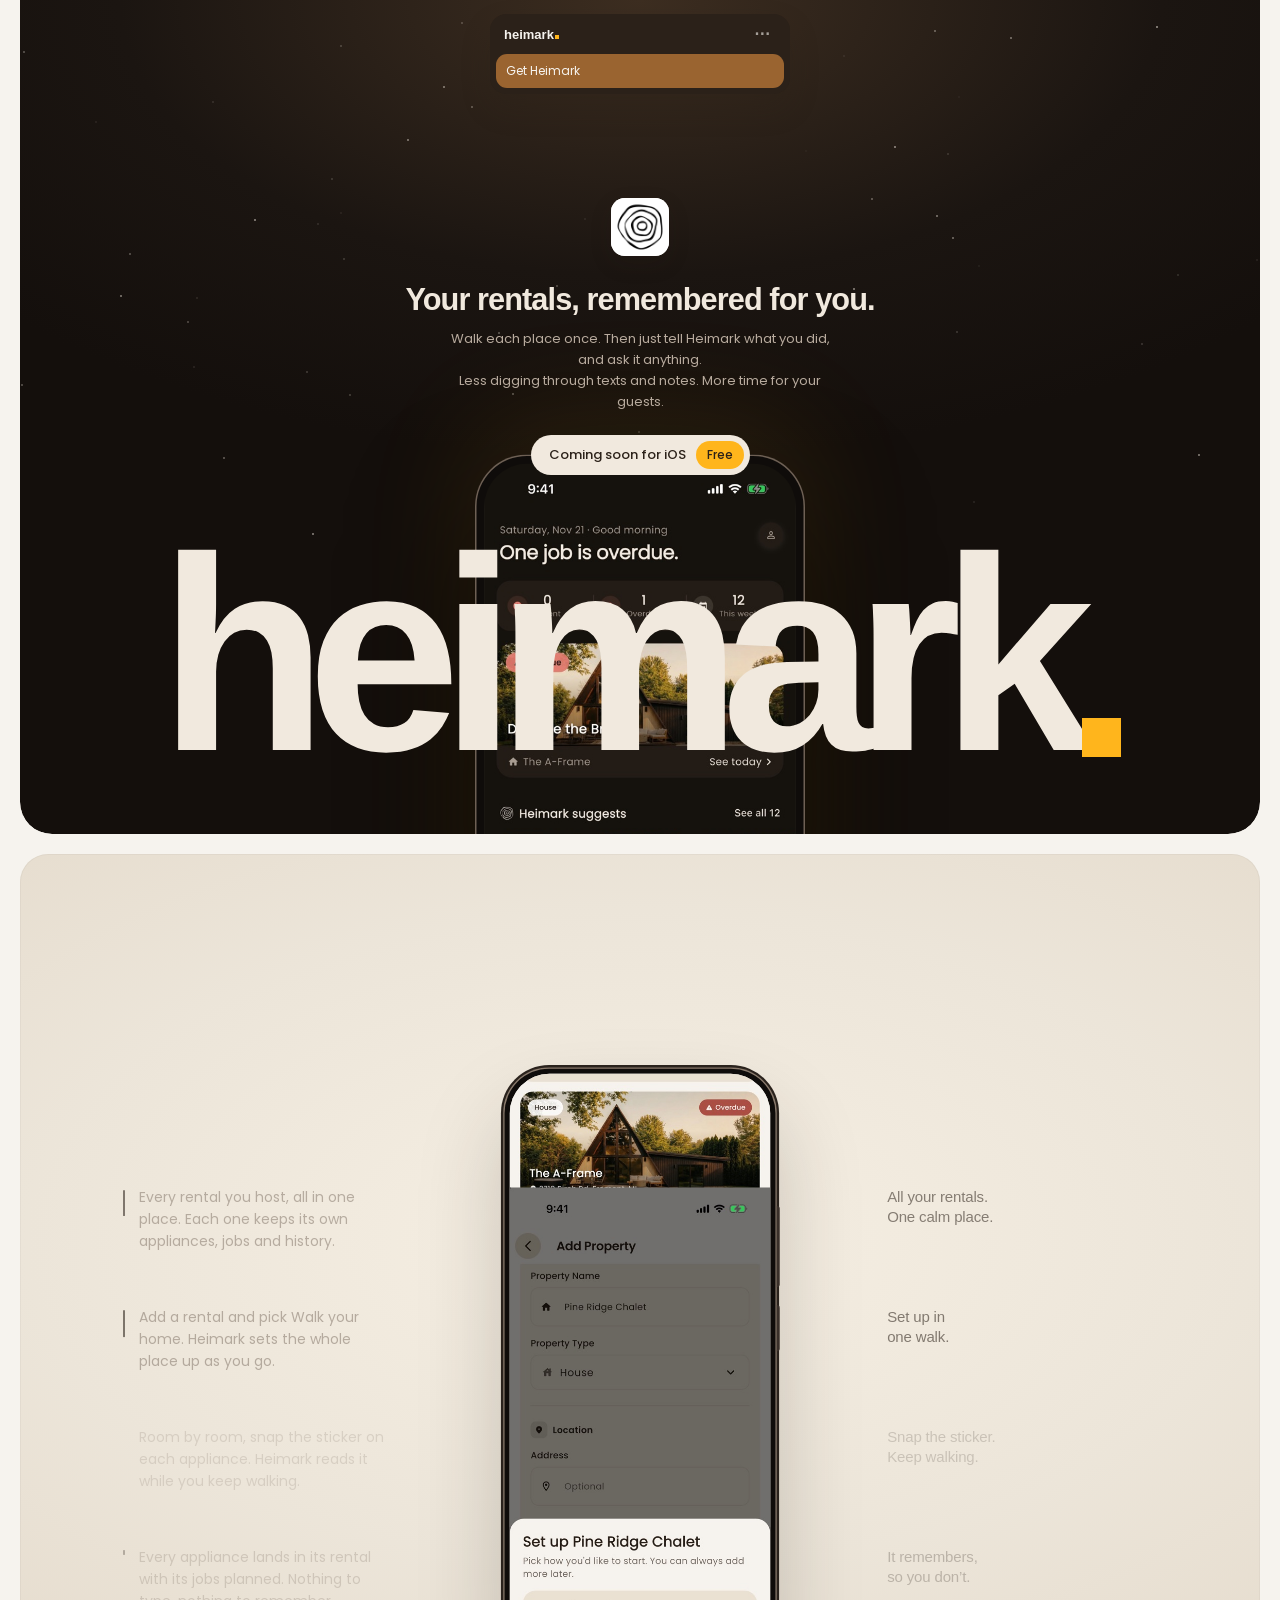
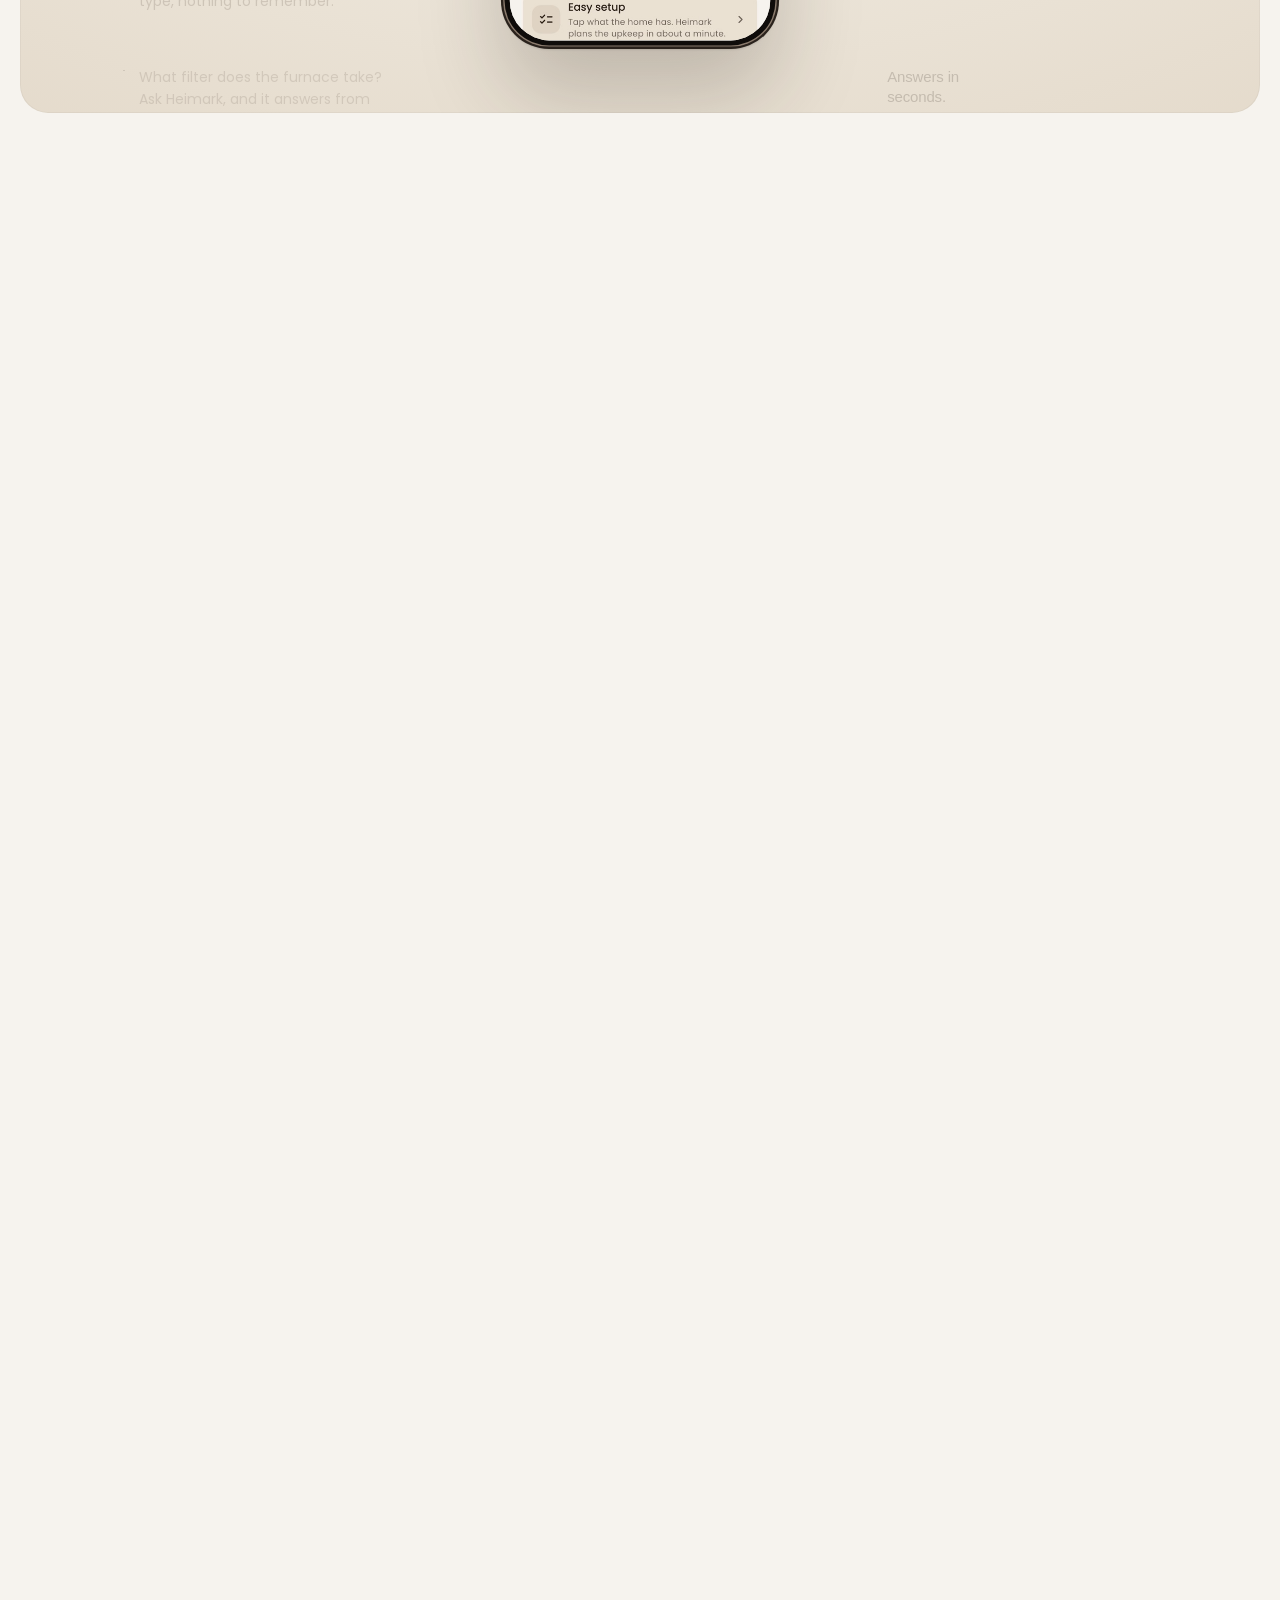
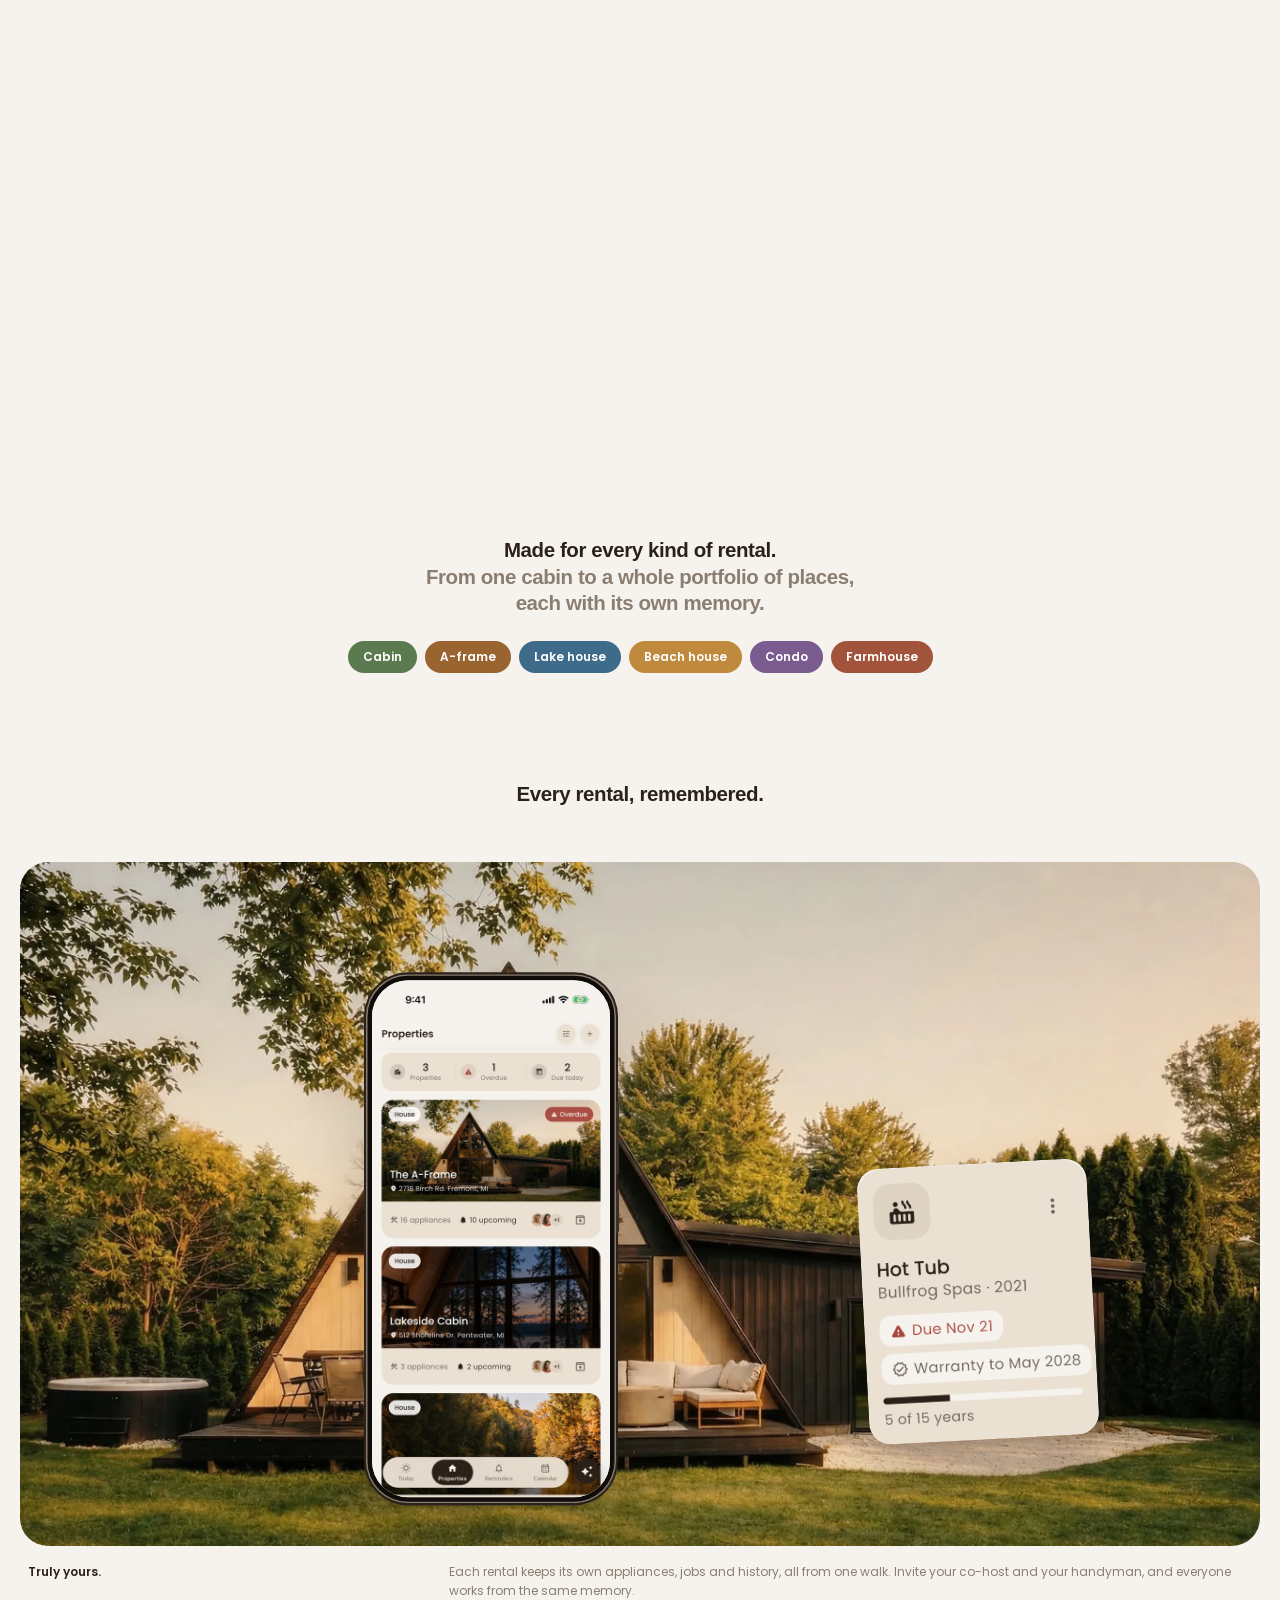
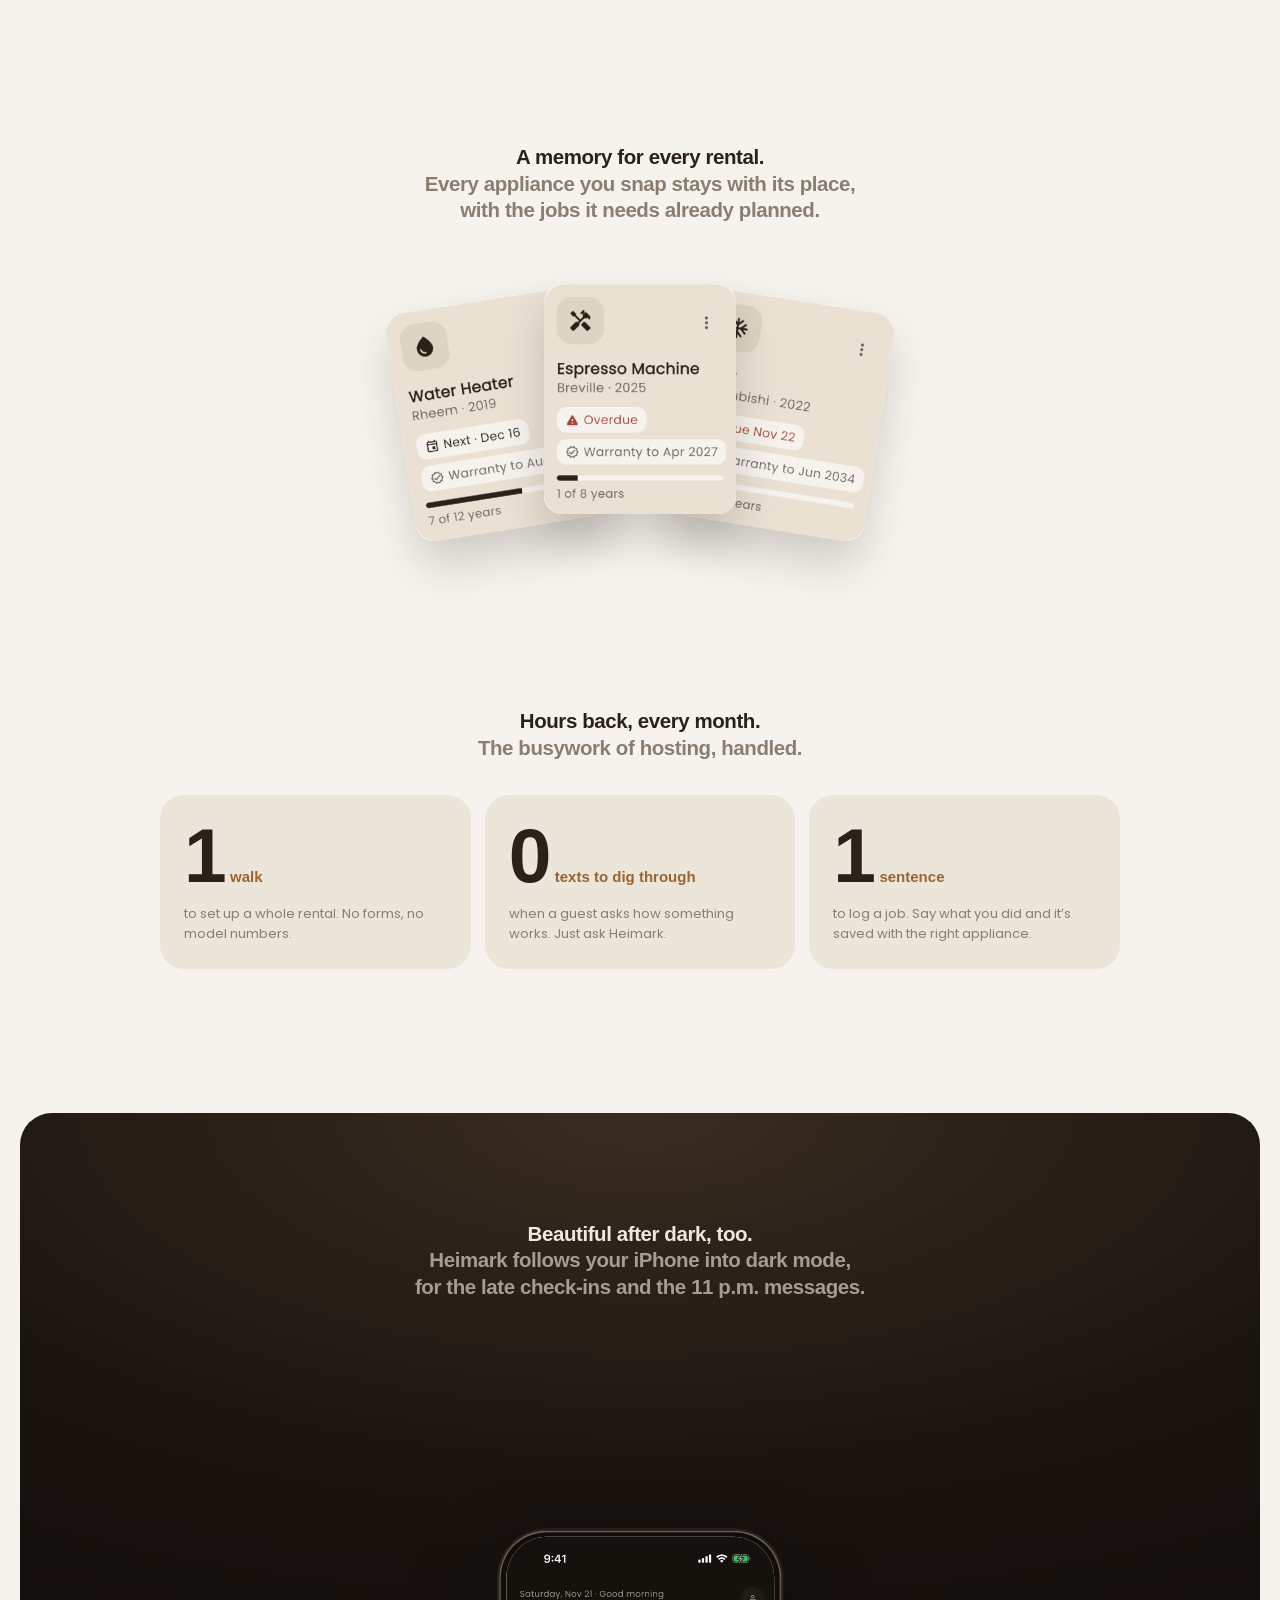
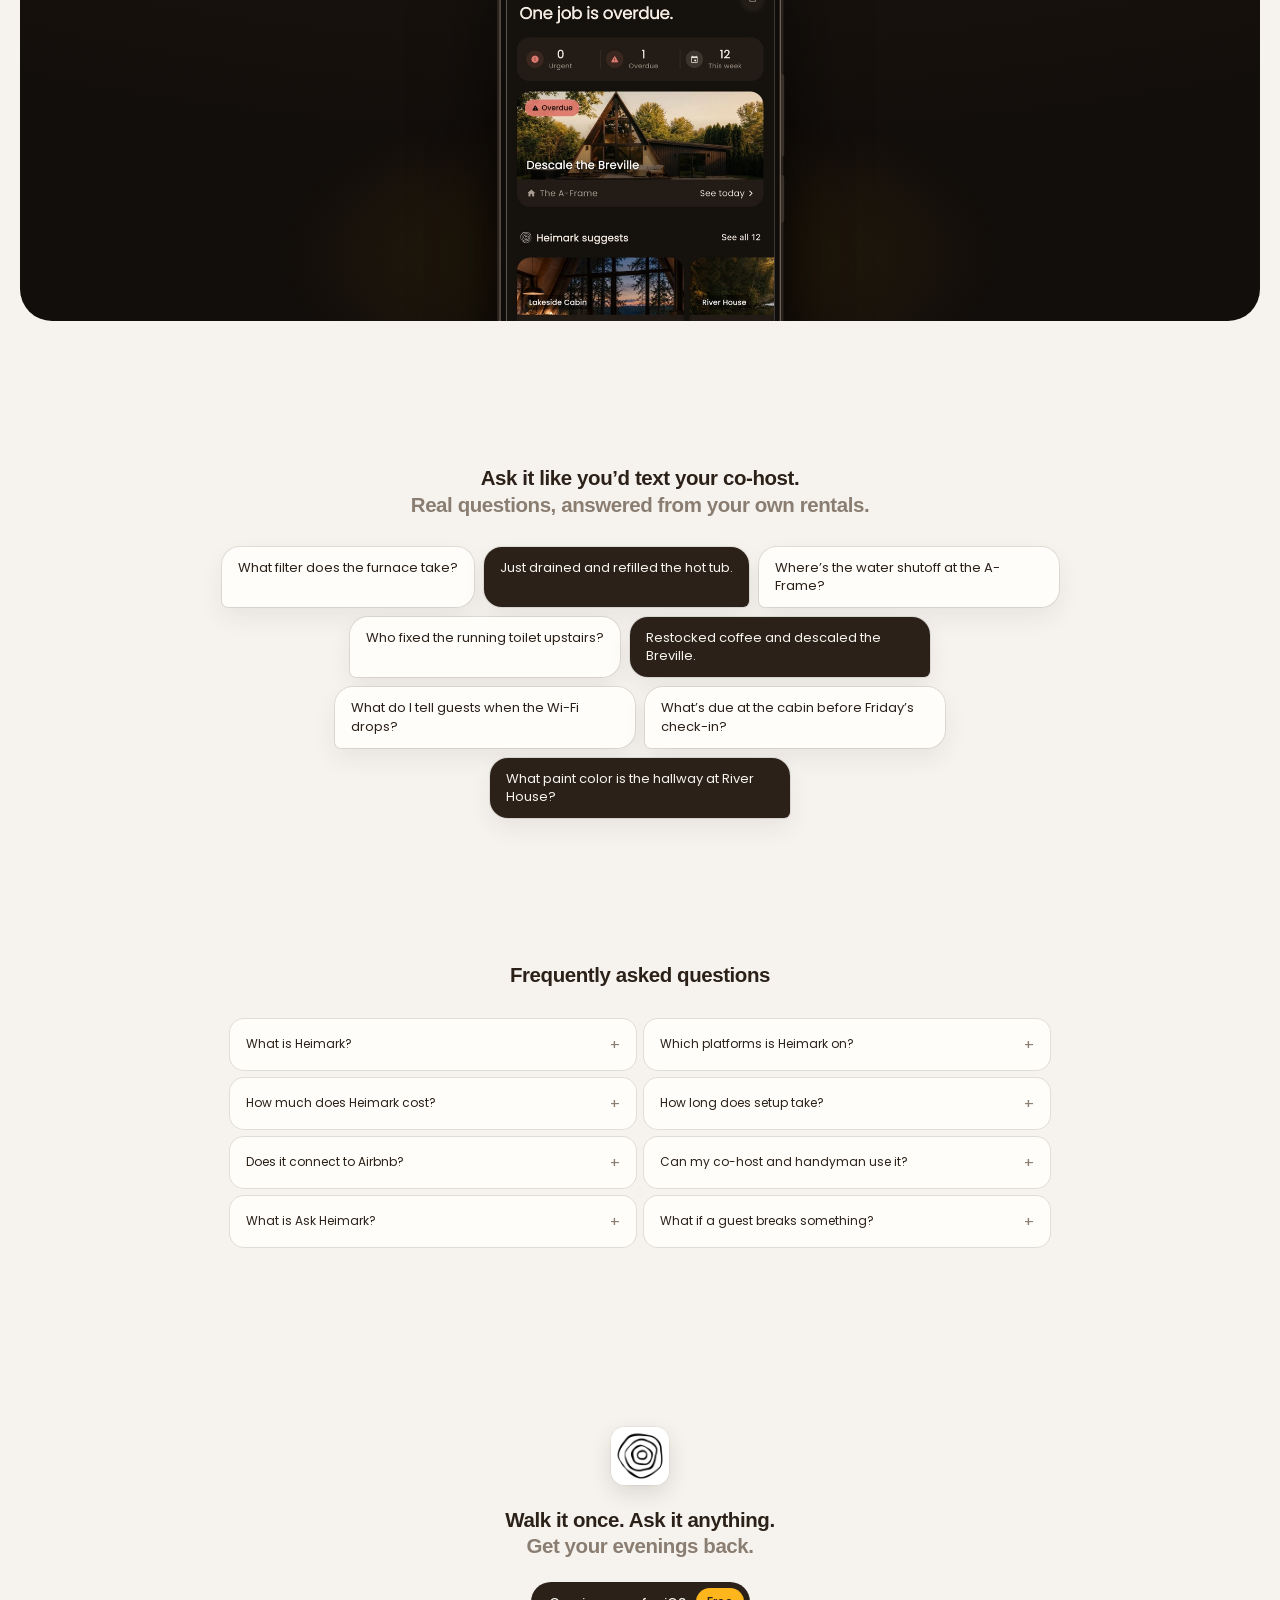
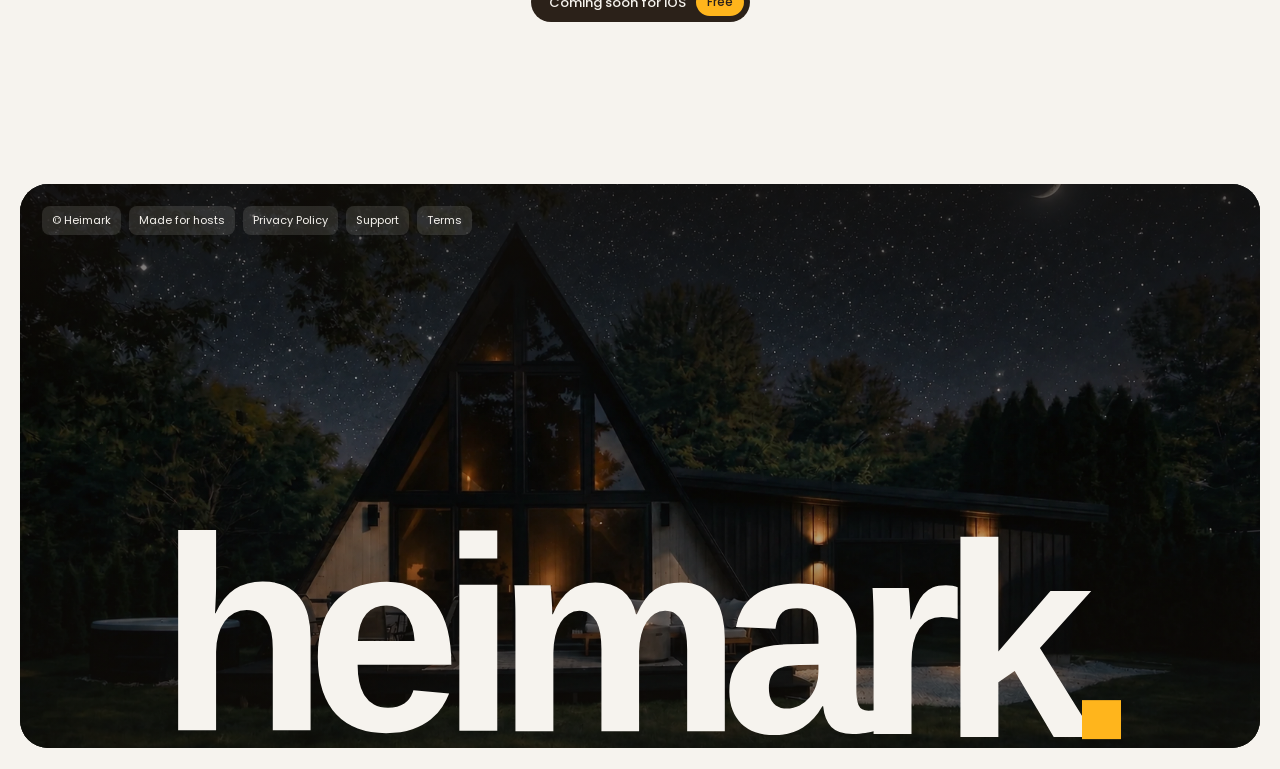
<file: index.html>
<!doctype html>
<html lang="en">
<head>
<meta charset="utf-8">
<meta name="viewport" content="width=device-width,initial-scale=1,viewport-fit=cover">
<title>Heimark · Your rentals, remembered for you</title>
<meta name="theme-color" content="#1b1511">
<meta name="description" content="Heimark is the memory for your short-term rentals. Walk each place once, tell Heimark what you did, and ask it anything. Start free with your first rental.">
<meta property="og:type" content="website">
<meta property="og:site_name" content="Heimark">
<meta property="og:title" content="Heimark · Your rentals, remembered for you.">
<meta property="og:description" content="Walk each rental once. Then just tell Heimark what you did, and ask it anything.">
<meta property="og:url" content="https://heimark.app/">
<meta property="og:image" content="https://heimark.app/assets/share.jpg">
<meta property="og:image:width" content="1200">
<meta property="og:image:height" content="630">
<meta name="twitter:card" content="summary_large_image">
<link rel="canonical" href="https://heimark.app/">
<link rel="icon" type="image/png" href="assets/premise-symbol.png">
<link rel="apple-touch-icon" href="assets/site/appicon.png">
<style>
@font-face{font-family:'AppUI';src:url(assets/poppins-400.woff2) format('woff2');font-weight:400}
@font-face{font-family:'AppUI';src:url(assets/poppins-500.woff2) format('woff2');font-weight:500}
@font-face{font-family:'AppUI';src:url(assets/poppins-600.woff2) format('woff2');font-weight:600}
:root{--bg:#f6f3ee;--panel:#ece5d9;--card:#fffdf9;--ink:#2b2119;--soft:#8a7d71;--faint:#2b211940;--line:#2b21191a;--accent:#9a6430;--sun:#ffb51c;--display:"Helvetica Neue",Helvetica,Arial,sans-serif;--ui:'AppUI',system-ui,sans-serif;--g:clamp(12px,1.6vw,24px)}
*{box-sizing:border-box}
html,body{margin:0;background:var(--bg);color:var(--ink);font-family:var(--ui);-webkit-font-smoothing:antialiased;overflow-x:clip}
img{display:block}
a{color:inherit;text-decoration:none}
button{font:inherit;color:inherit}
.c{text-align:center}
h2,h3{margin:0;font:600 clamp(19px,1.6vw,24px)/1.3 var(--display);letter-spacing:-.02em}
h2 span,.mut{color:var(--soft)}
.icon{width:58px;height:58px;border-radius:14px;background:#fff;box-shadow:0 8px 22px #2b211922,0 0 0 1px #2b21190d;overflow:hidden;margin:0 auto}
.icon img{width:100%;height:100%}
.cta{display:inline-flex;align-items:center;gap:10px;height:40px;padding:0 6px 0 18px;border-radius:999px;background:var(--ink);color:var(--bg);font:500 13px/1 var(--ui)}
.cta span{height:28px;padding:0 11px;border-radius:999px;background:var(--sun);color:var(--ink);display:grid;place-items:center;font-size:12px}

/* floating top pill */
.bar{position:fixed;left:50%;top:14px;z-index:50;width:min(300px,100% - 24px);translate:-50% 0;border-radius:16px;background:var(--ink);color:var(--bg);overflow:hidden;box-shadow:0 14px 30px #2b211933}
.bar .t{display:flex;justify-content:space-between;align-items:center;height:40px;padding:0 14px;font:600 13px/1 var(--display)}
.bar .t i{width:4px;height:4px;background:var(--sun);display:inline-block;margin-left:1px}
.bar .t button{background:none;border:0;cursor:pointer;color:#f6f3ee99;font-size:16px;line-height:1}
.bar .menu{height:0;overflow:hidden}
.bar .menu a{display:block;padding:9px 14px;font-size:13px;border-top:1px solid #f6f3ee14}
.bar .buy{overflow:hidden;display:flex;justify-content:space-between;align-items:center;margin:0 6px 6px;height:34px;padding:0 10px;border-radius:11px;background:var(--accent);font-size:12px}

/* hero */
.hero{position:relative;padding:clamp(120px,22svh,200px) 16px 0;isolation:isolate;overflow:hidden}
.hbg{position:absolute;inset:0;z-index:-1;pointer-events:none}
.hv{display:none;position:absolute;inset:0}
body[data-hero="1"] .hv1,body[data-hero="2"] .hv2,body[data-hero="3"] .hv3,body[data-hero="4"] .hv4{display:block}
/* 1 · real app screens floating at different depths */
.hv1{background:linear-gradient(180deg,#efe7da,var(--bg) 85%)}
.fl{position:absolute;width:var(--w);border-radius:calc(var(--w) * .14);padding:calc(var(--w) * .025);background:#15100c;box-shadow:0 30px 60px #2b211926}
.fl img{width:100%;border-radius:calc(var(--w) * .12)}
/* 2 · host messages drifting up like a group chat */
.hv2{background:linear-gradient(180deg,#f3ece1,var(--bg) 85%)}
.bub{position:absolute;padding:11px 15px;border-radius:18px 18px 18px 6px;background:#fffdf9;box-shadow:0 0 0 1px #2b211912,0 12px 26px #2b211910;font:500 13px/1.35 var(--ui);color:var(--ink);white-space:nowrap}
.bub.me{background:var(--ink);color:#f6efe4;border-radius:18px 18px 6px 18px}
.bub small{display:block;color:var(--accent);font-size:11px;margin-bottom:2px}
.bub.me small{color:#e8c597}
/* 3 · the dark espresso of the app's dark mode, a phone rising out of it */
body[data-hero="3"] .hero{color:#f1e9de}
body[data-hero="3"] .hero p{color:#b8ab9e}
body[data-hero="3"] .hero .cta{background:#f1e9de;color:var(--ink)}
body[data-hero="3"] .hero .giant{color:#f1e9de}
body[data-hero="3"] .hero{padding-bottom:clamp(40px,8svh,90px);margin:0 var(--g);border-radius:0 0 32px 32px}
body[data-hero="3"] .hbg{border-radius:0 0 32px 32px;overflow:hidden}
.hv3{background:radial-gradient(70% 55% at 50% 0%,#3d2e21 0%,#1b1511 60%,#140f0c 100%)}
.hv3 .rise{position:absolute;left:50%;bottom:-38%;width:max(200px,min(330px,30vw));translate:-50% 0;border-radius:52px;padding:9px;background:#0f0c0a;box-shadow:0 0 0 1.5px #6e6054 inset,0 -30px 120px #ffb51c1c,0 60px 120px #000c}
.hv3 .rise img{width:100%;border-radius:44px}
.hv3 .stars i{position:absolute;width:2px;height:2px;border-radius:50%;background:#f1e9de}
/* 4 · oat paper with the real appliance cards laid out like a desk */
.hv4{background:#ece4d6}
.hv4::after{content:"";position:absolute;inset:0;background:radial-gradient(55% 50% at 50% 36%,var(--bg) 0%,#f6f3ee00 100%)}
.desk{position:absolute;width:var(--w);border-radius:18px;overflow:hidden;box-shadow:0 2px 0 #2b211910,0 22px 40px #2b21191c}
.desk img{width:100%}
.hero .icon{margin-bottom:26px}
.hero h1{margin:0;font:600 clamp(26px,2.4vw,36px)/1.15 var(--display);letter-spacing:-.03em}
.hero p{margin:12px auto 22px;max-width:30em;font-size:13px;line-height:1.6;color:var(--soft)}
.giant{display:flex;justify-content:center;overflow:hidden;margin-top:clamp(40px,8svh,90px);font:700 clamp(80px,21.6vw,400px)/.78 var(--display);letter-spacing:-.075em;white-space:nowrap}
.giant span{display:inline-block}
.giant i{display:inline-block;align-self:flex-end;width:.14em;height:.14em;margin:0 0 .02em .03em;background:var(--sun)}

/* the story: phone stays put, lines step past */
#story{position:relative;height:840svh;margin-top:-1px}
.stage{position:sticky;top:0;height:100svh;padding:var(--g)}
.panel{position:relative;height:100%;border-radius:28px;background:radial-gradient(90% 70% at 50% 45%,#f6efe3 0%,#ece5d9 55%,#e4dacb 100%);box-shadow:0 0 0 1px #2b21190a inset;overflow:hidden}
.phone{position:absolute;left:50%;top:50%;width:var(--pw);translate:-50% -50%;border-radius:calc(var(--pw) * .168);padding:calc(var(--pw) * .024);background:#0f0c0a;box-shadow:0 0 0 1.5px #8a7a6c inset,0 0 0 calc(var(--pw) * .008) #2a221c,0 2px 3px #0004,0 50px 90px #2b211938}
.phone::before,.phone::after{content:"";position:absolute;right:calc(var(--pw) * -.012);width:calc(var(--pw) * .012);border-radius:0 3px 3px 0;background:#3a302a}
.phone::before{top:24%;height:14%}.phone::after{top:41%;height:8%}
.scr{position:relative;width:100%;aspect-ratio:1206/2622;border-radius:calc(var(--pw) * .145);overflow:hidden;background:#f6f3ee}
.scr img{position:absolute;inset:0;width:100%;height:100%;object-fit:cover;object-position:top}
.lines{position:absolute;top:50%;translate:0 -50%;width:min(270px,22vw)}
.lines.l{left:clamp(24px,8vw,140px)}
.lines.r{right:clamp(24px,8vw,140px)}
.lines .ln{position:absolute;left:0;right:0;top:0;font-size:14px;line-height:1.55}
.lines.l .ln{padding-left:16px}
.lines.l .ln::before{content:"";position:absolute;left:0;top:3px;bottom:3px;width:2px;border-radius:2px;background:var(--ink);transform-origin:50% 0;transform:scaleY(var(--on,0))}
.lines.r .ln{font:500 15px/1.35 var(--display);letter-spacing:-.01em}

/* levels -> kinds of place */
.sec{padding:clamp(90px,16svh,170px) 16px 0}
.chips{display:flex;flex-wrap:wrap;justify-content:center;gap:8px;margin-top:24px}
.chip{height:32px;padding:0 15px;border-radius:999px;color:#fff;display:grid;place-items:center;font:600 12px/1 var(--ui)}

/* every rental */
.wide{position:relative;margin:clamp(30px,6svh,60px) var(--g) 0;height:min(76svh,700px);border-radius:28px;overflow:hidden;background:var(--panel)}
.wide>img{position:absolute;inset:0;width:100%;height:100%;object-fit:cover;object-position:45% 62%}
.wide .phone{--pw:min(250px,21vw,30svh);left:38%}
.wide .side{position:absolute;left:68%;top:50%;width:min(230px,20vw);translate:0 -40%;border-radius:22px;overflow:hidden;box-shadow:0 30px 60px #2b211940}
.wide .side img{width:100%}
.capt{display:grid;grid-template-columns:1fr 2fr;gap:20px;margin:16px var(--g) 0;padding:0 8px;font-size:12px;line-height:1.6}
.capt b{font-weight:600}

/* companion: a fan of real cards */
.fan{position:relative;height:300px;margin-top:40px}
.fan .card{position:absolute;left:50%;top:20px;width:clamp(150px,15vw,220px);border-radius:18px;overflow:hidden;box-shadow:0 24px 44px #2b211930;transform-origin:50% 120%}
.fan .card img{width:100%}

/* faq */
.faq{display:grid;grid-template-columns:1fr 1fr;gap:8px;max-width:820px;margin:30px auto 0}
.q{background:var(--card);border-radius:14px;box-shadow:0 0 0 1px var(--line)}
.q button{display:flex;justify-content:space-between;align-items:center;width:100%;padding:14px 16px;background:none;border:0;cursor:pointer;font-size:12px;text-align:left}
.q button i{font-style:normal;font-size:15px;color:var(--soft)}
.q .a{height:0;overflow:hidden}
.q .a p{margin:0;padding:0 16px 14px;font-size:12px;line-height:1.6;color:var(--soft)}

/* close + foot */
.end{padding:clamp(110px,20svh,200px) 16px 0}
.end .icon{margin-bottom:22px}
.end h2{margin-bottom:22px}
.foot{position:relative;margin:clamp(110px,18svh,180px) var(--g) var(--g);border-radius:28px;overflow:hidden;background:#15100c;color:var(--bg)}
.foot>img{position:absolute;inset:0;width:100%;height:100%;object-fit:cover;object-position:46% 62%}
.foot .shade{position:absolute;inset:0;background:linear-gradient(180deg,#15100cb3,#15100c33 45%,#15100c99)}
.foot .meta{position:relative;display:flex;flex-wrap:wrap;gap:8px;padding:22px}
.foot .meta span,.foot .meta a{padding:6px 10px;border-radius:8px;background:#f6f3ee1f;font-size:11px}
.foot .giant{position:relative;margin:clamp(140px,30svh,320px) 0 0;color:var(--bg);padding-bottom:.02em}

.asks{display:flex;flex-wrap:wrap;justify-content:center;gap:10px;max-width:860px;margin:28px auto 0}
.ask{padding:12px 16px;border-radius:18px 18px 18px 6px;background:var(--card);box-shadow:0 0 0 1px var(--line),0 10px 24px #2b211912;font-size:13px;line-height:1.4;text-align:left;max-width:300px}
.ask:nth-child(3n+2){background:var(--ink);color:var(--bg);border-radius:18px 18px 6px 18px}
.saves{display:grid;grid-template-columns:repeat(3,1fr);gap:14px;max-width:960px;margin:34px auto 0;text-align:left}
.save{padding:26px 24px 24px;border-radius:24px;background:var(--panel)}
.save b{display:inline-block;font:700 clamp(54px,6vw,92px)/.9 var(--display);letter-spacing:-.06em}
.save i{display:inline-block;margin-left:8px;font:600 15px/1 var(--display);font-style:normal;color:var(--accent)}
.save p{margin:14px 0 0;font-size:13px;line-height:1.55;color:var(--soft)}
.night{margin:clamp(90px,16svh,170px) var(--g) 0;border-radius:32px;background:radial-gradient(120% 80% at 50% 0%,#3a2c20 0%,#1a1410 55%,#120e0b 100%);color:#f1e9de;overflow:hidden}
.nin{padding:clamp(70px,12svh,120px) 16px 0;text-align:center}
.night h2 span{color:#a89c90}
.trio{position:relative;height:clamp(420px,62svh,620px);margin-top:clamp(40px,7svh,70px)}
.trio .phone{--pw:min(250px,19vw,28svh);top:auto;bottom:-14%;translate:-50% 0;box-shadow:0 0 0 1.5px #6e6054 inset,0 0 0 calc(var(--pw) * .008) #2a221c,0 40px 80px #000a}
.trio .mid{--pw:min(290px,22vw,33svh);z-index:2;bottom:-8%}
.trio .glow{position:absolute;left:50%;bottom:0;width:60%;height:60%;translate:-50% 30%;background:radial-gradient(closest-side,#ffb51c22,transparent);pointer-events:none}
@media (max-width:760px){
  .saves{grid-template-columns:1fr}
  .trio .phone{--pw:34vw}.trio .mid{--pw:44vw}
  #story{height:650svh}
  .lines{width:auto;left:20px!important;right:20px!important;top:auto;translate:none}
  .lines.l{bottom:22px}.lines.r{top:104px}
  .lines.r .ln{text-align:center}
  .lines.l .ln{font-size:13px;top:auto;bottom:0}
  .wide .phone{left:40%}
  .wide .side{left:auto;right:-14px;width:40vw}
  .capt{grid-template-columns:1fr}
  .faq{grid-template-columns:1fr}
}
</style>
</head>
<body>

<div class="bar" id="bar">
  <div class="t"><span>heimark<i></i></span><button id="mbtn" aria-label="Menu" aria-expanded="false">⋯</button></div>
  <div class="menu" id="menu"><a href="#story">How it works</a><a href="#faq">FAQ</a><a href="/privacy">Privacy</a><a href="/support">Support</a></div>
  <a class="buy" href="#end"><span>Get Heimark</span></a>
</div>

<section class="hero c" id="hero">
  <div class="hbg" id="hbg">
    <div class="hv hv1" id="hv1"></div>
    <div class="hv hv2" id="hv2"></div>
    <div class="hv hv3"><div class="stars" id="stars"></div><div class="rise" id="rise"><img src="assets/site/dark-today.jpg" alt=""></div></div>
    <div class="hv hv4" id="hv4"></div>
  </div>
  <div class="icon" data-rise><img src="assets/site/appicon.png" alt="Heimark app icon"></div>
  <h1 data-rise=".06">Your rentals, remembered for you.</h1>
  <p data-rise=".12">Walk each place once. Then just tell Heimark what you did, and ask it anything.<br>Less digging through texts and notes. More time for your guests.</p>
  <a class="cta" href="#end" data-rise=".18">Coming soon for iOS <span>Free</span></a>
  <div class="giant" id="g1"></div>
</section>

<section id="story">
  <div class="stage">
    <div class="panel" id="panel">
      <div class="lines l" id="L"></div>
      <div class="phone" id="phone"><div class="scr" id="scr"></div></div>
      <div class="lines r" id="R"></div>
    </div>
  </div>
</section>

<section class="sec c">
  <h2 data-rise>Made for every kind of rental.<br><span>From one cabin to a whole portfolio of places,<br>each with its own memory.</span></h2>
  <div class="chips" id="chips"></div>
</section>

<section class="sec c" style="padding-top:clamp(70px,12svh,130px)">
  <h2 data-rise>Every rental, remembered.</h2>
</section>
<div class="wide" id="wide">
  <img src="assets/day-real-display.webp" alt="The A-Frame on a summer evening">
  <div class="phone" id="wphone"><div class="scr"><img src="assets/site/properties.jpg" alt="Heimark showing three rentals"></div></div>
  <div class="side" id="wside"><img src="assets/site/card-hottub.png" alt="The hot tub card in Heimark"></div>
</div>
<div class="capt"><b>Truly yours.</b><span class="mut">Each rental keeps its own appliances, jobs and history, all from one walk. Invite your co-host and your handyman, and everyone works from the same memory.</span></div>

<section class="sec c">
  <h2 data-rise>A memory for every rental.<br><span>Every appliance you snap stays with its place,<br>with the jobs it needs already planned.</span></h2>
  <div class="fan" id="fan">
    <div class="card"><img src="assets/site/card-heater.png" alt="Rheem water heater card"></div>
    <div class="card"><img src="assets/site/card-breville.png" alt="Breville espresso machine card"></div>
    <div class="card"><img src="assets/site/card-ac.png" alt="Mitsubishi A/C card"></div>
  </div>
</section>

<section class="sec c">
  <h2 data-rise>Hours back, every month.<br><span>The busywork of hosting, handled.</span></h2>
  <div class="saves" id="saves">
    <div class="save"><b data-n="1">0</b><i>walk</i><p>to set up a whole rental. No forms, no model numbers.</p></div>
    <div class="save"><b data-n="0">0</b><i>texts to dig through</i><p>when a guest asks how something works. Just ask Heimark.</p></div>
    <div class="save"><b data-n="1">0</b><i>sentence</i><p>to log a job. Say what you did and it’s saved with the right appliance.</p></div>
  </div>
</section>

<section class="night" id="night">
  <div class="nin">
    <h2 data-rise>Beautiful after dark, too.<br><span>Heimark follows your iPhone into dark mode,<br>for the late check-ins and the 11 p.m. messages.</span></h2>
    <div class="trio" id="trio"><div class="glow"></div>
      <div class="phone tp"><div class="scr"><img src="assets/site/dark-properties.jpg" alt="Heimark Properties in dark mode"></div></div>
      <div class="phone tp mid"><div class="scr"><img src="assets/site/dark-today.jpg" alt="Heimark Today in dark mode"></div></div>
      <div class="phone tp"><div class="scr"><img src="assets/site/dark-ask-log.jpg" alt="Ask Heimark in dark mode"></div></div>
    </div>
  </div>
</section>

<section class="sec c">
  <h2 data-rise>Ask it like you’d text your co-host.<br><span>Real questions, answered from your own rentals.</span></h2>
  <div class="asks" id="asks"></div>
</section>

<section class="sec c" id="faq">
  <h2 data-rise>Frequently asked questions</h2>
  <div class="faq" id="qs"></div>
</section>

<section class="end c" id="end">
  <div class="icon" data-rise><img src="assets/site/appicon.png" alt=""></div>
  <h2 data-rise=".06">Walk it once. Ask it anything.<br><span>Get your evenings back.</span></h2>
  <a class="cta" href="#" data-rise=".12">Coming soon for iOS <span>Free</span></a>
</section>

<footer class="foot" id="foot">
  <img src="assets/night-moon-display.webp" alt="The A-Frame at night">
  <div class="shade"></div>
  <div class="meta"><span>© Heimark</span><span>Made for hosts</span><a href="/privacy">Privacy Policy</a><a href="/support">Support</a><a href="/terms">Terms</a></div>
  <div class="giant" id="g2"></div>
</footer>

<script src="motion.js"></script>
<script src="kit.js?v=1"></script>
<script>
const {Follow, onFrame, rise, now, still} = Kit;
const $ = s => document.querySelector(s);
const clamp = (v, a = 0, b = 1) => Math.min(b, Math.max(a, v));
rise();

// ---------- the pill: opens into a small menu ----------
const menu = $('#menu'), mF = new Follow(0, 'snappy');
let mOpen = false;
$('#mbtn').onclick = () => { mOpen = !mOpen; mF.to(mOpen ? 1 : 0); $('#mbtn').setAttribute('aria-expanded', mOpen); };
onFrame(t => menu.style.height = (mF.at(t) * menu.scrollHeight).toFixed(1) + 'px');
// the Get Heimark row tucks away while you scroll down, comes back when you scroll up
const buy = $('.bar .buy'), bF = new Follow(1, 'snappy');
let lastY = scrollY;
addEventListener('scroll', () => { const y = scrollY; if (Math.abs(y - lastY) > 6) { bF.to(y < 120 || y < lastY ? 1 : 0); lastY = y; } }, { passive: true });
onFrame(t => { const v = clamp(Math.max(bF.at(t), mF.at(t)), 0, 1.1); buy.style.height = (34 * v).toFixed(1) + 'px'; buy.style.marginBottom = (6 * clamp(v)).toFixed(1) + 'px'; buy.style.opacity = clamp(v * 2 - 1).toFixed(3); });

// ---------- hero: four options, picked with ?hero=1..4 ----------
const HERO = (new URLSearchParams(location.search).get('hero') || '3');
document.body.dataset.hero = HERO;
const hx = new Follow(0, 'default'), hy = new Follow(0, 'default'), HS = new Follow(0, 'default');
addEventListener('pointermove', e => { if (e.pointerType === 'mouse') { hx.to(e.clientX / innerWidth - .5); hy.to(e.clientY / innerHeight - .5); } });
const heroScroll = () => clamp(-$('#hero').getBoundingClientRect().top / innerHeight);
function placeAll(host, cls, list, inner) {
  return list.map(([x, y, w, d, rot, src], i) => {
    const el = document.createElement('div'); el.className = cls;
    el.style.left = x + '%'; el.style.top = y + '%'; el.style.setProperty('--w', w);
    el.innerHTML = inner(src);
    host.appendChild(el);
    return { el, d, rot, f: new Follow(0, 'heavy'), i };
  });
}
function animate(items, base = 60) {
  items.forEach((it, i) => it.f.to(1, { delay: .25 + i * .08 }));
  onFrame(t => {
    HS.to(heroScroll()); const p = HS.at(t), x = hx.at(t), y = hy.at(t);
    items.forEach(it => {
      const v = it.f.at(t), fy = still ? 0 : Math.sin(t * .35 + it.i * 1.9) * 6;
      it.el.style.transform = `translate(${(-x * 30 * it.d).toFixed(1)}px,${((1 - v) * base - y * 20 * it.d - p * 220 * it.d + fy).toFixed(1)}px) rotate(${it.rot}deg)`;
      it.el.style.opacity = clamp(v * 1.4).toFixed(3);
    });
  });
}
if (HERO === '1') {
  const S = [[3, 14, 'clamp(120px,13vw,210px)', 1.4, -7, 'assets/site/ask-log.jpg'], [80, 10, 'clamp(120px,13vw,210px)', 1.2, 6, 'assets/site/walk.jpg'],
             [-2, 52, 'clamp(110px,11vw,180px)', .8, 4, 'assets/site/appliances.jpg'], [86, 50, 'clamp(110px,11vw,180px)', .9, -5, 'assets/site/reminders.jpg']];
  animate(placeAll($('#hv1'), 'fl', S, src => `<img src="${src}" alt="">`), 120);
}
if (HERO === '2') {
  const B = [[6, 18, 0, 1.3, -2, ['Dana · co-host', 'Where’s the water shutoff?']], [70, 14, 0, 1.1, 2, ['You', 'Just drained the hot tub']],
             [2, 44, 0, .8, 1, ['Marcus · handyman', 'Fixed the running toilet']], [74, 40, 0, 1, -1, ['Heimark', 'Logged. Next drain is Feb 19.']],
             [12, 66, 0, .7, 2, ['Guest', 'Wi-Fi keeps dropping?']], [68, 64, 0, .9, -2, ['Heimark', 'Unplug the eero for 30 seconds.']]];
  const items = B.map(([x, y, w, d, rot, [who, msg]], i) => {
    const el = document.createElement('div'); el.className = 'bub' + (who === 'You' || who === 'Heimark' ? ' me' : '');
    el.style.left = x + '%'; el.style.top = y + '%'; el.innerHTML = `<small>${who}</small>${msg}`;
    $('#hv2').appendChild(el); return { el, d, rot, f: new Follow(0, 'heavy'), i };
  });
  animate(items, 50);
}
if (HERO === '3') {
  let seed = 5; const rnd = () => (seed = (seed * 16807) % 2147483647) / 2147483647;
  const stars = Array.from({ length: 50 }, () => { const i = document.createElement('i'); i.style.left = rnd() * 100 + '%'; i.style.top = rnd() * 70 + '%'; $('#stars').appendChild(i); return { i, ph: rnd() * 6, b: .2 + rnd() * .5 }; });
  const up = new Follow(0, 'heavy'); up.to(1, { delay: .35 });
  onFrame(t => {
    HS.to(heroScroll()); const p = HS.at(t), v = up.at(t);
    $('#rise').style.transform = `translateY(${((1 - v) * 200 + p * 120).toFixed(1)}px) rotate(${(hx.at(t) * 3).toFixed(2)}deg)`;
    stars.forEach(s => s.i.style.opacity = (s.b * (.6 + .4 * Math.sin(t * .8 + s.ph))).toFixed(3));
  });
}
if (HERO === '4') {
  const C = [[4, 12, 'clamp(130px,13vw,200px)', 1.3, -8, 'assets/site/card-heater.png'], [78, 8, 'clamp(130px,13vw,200px)', 1.1, 7, 'assets/site/card-breville.png'],
             [10, 52, 'clamp(120px,12vw,190px)', .8, 5, 'assets/site/card-hottub.png'], [74, 50, 'clamp(120px,12vw,190px)', .9, -6, 'assets/site/card-ac.png']];
  animate(placeAll($('#hv4'), 'desk', C, src => `<img src="${src}" alt="">`), 90);
}
// keep the floating pieces off the headline on phones
if (innerWidth < 760) {
  // phones: two pieces only, side by side in a band between the button and the big letters
  const pieces = [...document.querySelectorAll('.fl,.desk,.bub')];
  pieces.forEach((e, i) => {
    if (i > 1) { e.style.display = 'none'; return; }
    e.style.top = 'auto'; e.style.bottom = HERO === '2' ? (i ? '17%' : '25%') : HERO === '1' ? '13%' : '13%';
    e.style.left = i ? '52%' : '6%'; e.style.setProperty('--w', '40vw'); e.style.fontSize = '11px';
  });
  if (pieces.length) document.querySelector('#g1').style.marginTop = HERO === '2' ? '150px' : (HERO === '1' ? '440px' : '240px');
}

// ---------- giant letters rise when they come into view ----------
function giant(el) {
  el.innerHTML = [...'heimark'].map(c => `<span>${c}</span>`).join('') + '<i></i>';
  const ls = [...el.children].map((e, i) => ({ e, f: new Follow(0, 'heavy'), d: i * .05 }));
  new IntersectionObserver((es, io) => es.forEach(x => { if (x.isIntersecting) { ls.forEach(l => l.f.to(1, { delay: l.d })); io.disconnect(); } }), { threshold: .2 }).observe(el);
  onFrame(t => ls.forEach(l => l.e.style.transform = `translateY(${((1 - l.f.at(t)) * 104).toFixed(1)}%)`));
}
giant($('#g1')); giant($('#g2'));

// ---------- story ----------
const STEPS = [
  ['Every rental you host, all in one place. Each one keeps its own appliances, jobs and history.', 'All your rentals.<br>One calm place.', 'assets/site/properties.jpg'],
  ['Add a rental and pick Walk your home. Heimark sets the whole place up as you go.', 'Set up in<br>one walk.', 'assets/site/setup.jpg'],
  ['Room by room, snap the sticker on each appliance. Heimark reads it while you keep walking.', 'Snap the sticker.<br>Keep walking.', 'assets/site/walk.jpg'],
  ['Every appliance lands in its rental with its jobs planned. Nothing to type, nothing to remember.', 'It remembers,<br>so you don’t.', 'assets/site/appliances.jpg'],
  ['What filter does the furnace take? Ask Heimark, and it answers from your own rental.', 'Answers in<br>seconds.', 'assets/site/ask.jpg'],
  ['Just tell it what you did. “Descaled the Breville.” Heimark logs it and plans the next one.', 'Say it once.<br>It’s logged.', 'assets/site/ask-log.jpg'],
  ['Every rental and what it needs today, before the next guest checks in.', 'Ahead of<br>every stay.', 'assets/site/today.jpg'],
];
const L = $('#L'), R = $('#R'), scr = $('#scr');
const lines = STEPS.map(([l, r, img], i) => {
  const a = document.createElement('div'); a.className = 'ln'; a.textContent = l; L.appendChild(a);
  const b = document.createElement('div'); b.className = 'ln'; b.innerHTML = r; R.appendChild(b);
  const im = document.createElement('img'); im.src = img; im.alt = ''; scr.appendChild(im);
  return { a, b, im, f: new Follow(i ? 0 : 1, 'default') };
});
const SP = new Follow(0, 'default'), stepF = new Follow(0, 'default');
let step = 0;
function sizePhone() {
  const ph = $('#panel').clientHeight, small = innerWidth < 760;
  const pw = Math.min(small ? 200 : 290, (ph - (small ? 200 : 80)) / 2.23);
  $('#phone').style.setProperty('--pw', pw + 'px');
}
sizePhone(); addEventListener('resize', sizePhone);
onFrame(t => {
  const r = $('#story').getBoundingClientRect();
  SP.to(clamp(-r.top / (r.height - innerHeight)));
  const p = SP.at(t), small = innerWidth < 760;
  const s = Math.min(STEPS.length - 1, Math.floor(p * STEPS.length * .999));
  if (s !== step) { step = s; stepF.to(s); lines.forEach((x, i) => x.f.to(i === s ? 1 : 0)); }
  const v = stepF.at(t);
  lines.forEach((x, i) => {
    const on = x.f.at(t);
    // the active line sits in the middle; its neighbours wait above and below, faded
    const off = (i - v);
    x.a.style.transform = `translateY(${(off * (small ? 64 : 120)).toFixed(1)}px)`;
    x.a.style.opacity = (small ? clamp(1 - Math.abs(off) * 1.4) : .22 + .78 * on).toFixed(3);
    x.a.style.color = on > .5 ? 'var(--ink)' : 'var(--soft)';
    x.a.style.setProperty('--on', on.toFixed(3));
    x.b.style.transform = `translateY(${(off * (small ? 48 : 120)).toFixed(1)}px)`;
    x.b.style.opacity = (small ? clamp(1 - Math.abs(off) * 1.4) : .18 + .82 * on).toFixed(3);
    // the next screen slides up over the current one, which eases back a little
    x.im.style.transform = `translateY(${(off > 0 ? Math.min(off, 1) * 100 : Math.max(off, -1) * 25).toFixed(2)}%)`;
    x.im.style.zIndex = 10 + i;
  });
  // the phone settles in as the panel arrives
  const enter = clamp((innerHeight - r.top) / innerHeight);
  $('#phone').style.transform = `translateY(${((1 - enter) * 80).toFixed(1)}px) scale(${(.94 + enter * .06).toFixed(3)})`;
});

// ---------- kinds of rental ----------
const KINDS = [['Cabin', '#5b7a4f'], ['A-frame', '#9a6430'], ['Lake house', '#3f6b8a'], ['Beach house', '#c08a3e'], ['Condo', '#7a5c8e'], ['Farmhouse', '#a2533c']];
const chips = $('#chips');
const chipEls = KINDS.map(([k, c], i) => { const e = document.createElement('span'); e.className = 'chip'; e.textContent = k; e.style.background = c; chips.appendChild(e); return { e, f: new Follow(0, 'snappy'), d: i * .06 }; });
new IntersectionObserver((es, io) => es.forEach(x => { if (x.isIntersecting) { chipEls.forEach(c => c.f.to(1, { delay: c.d })); io.disconnect(); } }), { threshold: .5 }).observe(chips);
onFrame(t => chipEls.forEach(c => { const v = c.f.at(t); c.e.style.transform = `translateY(${((1 - v) * 18).toFixed(1)}px) scale(${(.8 + .2 * v).toFixed(3)})`; c.e.style.opacity = clamp(v * 1.5).toFixed(3); }));

// ---------- every rental: phone and card drift apart as you pass ----------
onFrame(() => {
  const b = $('#wide').getBoundingClientRect();
  const q = clamp((innerHeight - b.top) / (innerHeight + b.height));
  $('#wphone').style.transform = `translateY(${((.5 - q) * 70).toFixed(1)}px)`;
  $('#wside').style.transform = `translateY(${((.5 - q) * 140).toFixed(1)}px) rotate(${((q - .5) * 6).toFixed(2)}deg)`;
  $('#wide').firstElementChild.style.transform = `scale(${(1.08 - q * .08).toFixed(4)})`;
});

// ---------- the fan opens ----------
const fanCards = [...document.querySelectorAll('#fan .card')].map((e, i) => ({ e, i, f: new Follow(0, 'default') }));
new IntersectionObserver((es, io) => es.forEach(x => { if (x.isIntersecting) { fanCards.forEach(c => c.f.to(1, { delay: .1 + Math.abs(c.i - 1) * .08 })); io.disconnect(); } }), { threshold: .4 }).observe($('#fan'));
onFrame(t => fanCards.forEach(c => {
  const v = c.f.at(t), k = c.i - 1, w = c.e.offsetWidth;
  c.e.style.transform = `translateX(${(-w / 2 + k * w * .62 * v).toFixed(1)}px) translateY(${((1 - v) * 40 + Math.abs(k) * 14 * v).toFixed(1)}px) rotate(${(k * 9 * v).toFixed(2)}deg)`;
  c.e.style.zIndex = k === 0 ? 3 : 1;
}));

// ---------- hours back: count up ----------
const saveNums = [...document.querySelectorAll('#saves b')].map((el, i) => ({ el, n: +el.dataset.n, f: new Follow(0, 'heavy'), d: i * .12 }));
const saveCards = [...document.querySelectorAll('#saves .save')].map((el, i) => ({ el, f: new Follow(0, 'default'), d: i * .1 }));
new IntersectionObserver((es, io) => es.forEach(x => { if (x.isIntersecting) { saveNums.forEach(s => s.f.to(1, { delay: s.d })); saveCards.forEach(c => c.f.to(1, { delay: c.d })); io.disconnect(); } }), { threshold: .3 }).observe($('#saves'));
onFrame(t => {
  saveNums.forEach(s => s.el.textContent = Math.round(s.n * clamp(s.f.at(t))));
  saveCards.forEach(c => { const v = c.f.at(t); c.el.style.transform = `translateY(${((1 - v) * 40).toFixed(1)}px)`; c.el.style.opacity = clamp(v * 1.4).toFixed(3); });
});

// ---------- dark mode: three phones rise and fan out as the section scrolls in ----------
const trio = [...document.querySelectorAll('#trio .phone')];
const TP = new Follow(0, 'default');
onFrame(t => {
  const b = $('#night').getBoundingClientRect();
  TP.to(clamp((innerHeight - b.top) / (innerHeight * .9)));
  const q = TP.at(t), small = innerWidth < 760;
  trio.forEach((ph, i) => {
    const k = i - 1, spread = (small ? 30 : 23) * q;
    ph.style.transform = `translateX(${(k * spread).toFixed(2)}vw) translateY(${((1 - q) * 160 + Math.abs(k) * 30).toFixed(1)}px) rotate(${(k * 6 * q).toFixed(2)}deg)`;
  });
});

// ---------- questions hosts ask ----------
const ASKS = ['What filter does the furnace take?', 'Just drained and refilled the hot tub.', 'Where’s the water shutoff at the A-Frame?',
  'Who fixed the running toilet upstairs?', 'Restocked coffee and descaled the Breville.', 'What do I tell guests when the Wi-Fi drops?',
  'What’s due at the cabin before Friday’s check-in?', 'What paint color is the hallway at River House?'];
const asksEl = $('#asks');
const askEls = ASKS.map((q, i) => { const e = document.createElement('div'); e.className = 'ask'; e.textContent = q; asksEl.appendChild(e); return { e, f: new Follow(0, 'snappy'), d: i * .07 }; });
new IntersectionObserver((es, io) => es.forEach(x => { if (x.isIntersecting) { askEls.forEach(a => a.f.to(1, { delay: a.d })); io.disconnect(); } }), { threshold: .3 }).observe(asksEl);
onFrame(t => askEls.forEach(a => { const v = a.f.at(t); a.e.style.transform = `translateY(${((1 - v) * 22).toFixed(1)}px) scale(${(.92 + .08 * v).toFixed(3)})`; a.e.style.opacity = clamp(v * 1.5).toFixed(3); }));

// ---------- faq ----------
const QA = [
  ['What is Heimark?', 'A memory for the places you host. It keeps every appliance, fix and reminder for each rental in one calm app.'],
  ['Which platforms is Heimark on?', 'iPhone first, in light and dark mode. It’s coming soon to the App Store.'],
  ['How much does Heimark cost?', 'Free for your first rental, with up to 5 appliances. Heimark is $39.99 a year or $4.99 a month for 2 rentals. Host covers 3 or 10. New subscribers get 2 weeks free.'],
  ['How long does setup take?', 'One walk through the rental. Snap the sticker on each appliance and Heimark reads it while you keep going.'],
  ['Does it connect to Airbnb?', 'Not yet. Heimark keeps the house side of hosting: what’s in it and what it needs.'],
  ['Can my co-host and handyman use it?', 'Yes. On Host, invite your whole team and hand a job straight to them. On Heimark, you can share each rental with one person.'],
  ['What is Ask Heimark?', 'Ask anything about a rental, or just tell it what you did. It answers from your own records and logs jobs for you.'],
  ['What if a guest breaks something?', 'Snap a photo and log it in one line. The fix, the receipt and who did it stay with that appliance for next time.'],
];
const qs = $('#qs');
const qEls = QA.map(([q, a]) => {
  const d = document.createElement('div'); d.className = 'q';
  d.innerHTML = `<button aria-expanded="false"><span>${q}</span><i>+</i></button><div class="a"><p>${a}</p></div>`;
  qs.appendChild(d);
  const x = { d, b: d.querySelector('button'), a: d.querySelector('.a'), i: d.querySelector('i'), f: new Follow(0, 'snappy'), open: false };
  x.b.onclick = () => { x.open = !x.open; x.f.to(x.open ? 1 : 0); x.b.setAttribute('aria-expanded', x.open); };
  return x;
});
onFrame(t => qEls.forEach(x => { const v = x.f.at(t); x.a.style.height = (v * x.a.scrollHeight).toFixed(1) + 'px'; x.i.style.transform = `rotate(${(v * 45).toFixed(1)}deg)`; }));
</script>
</body>
</html>
</file>
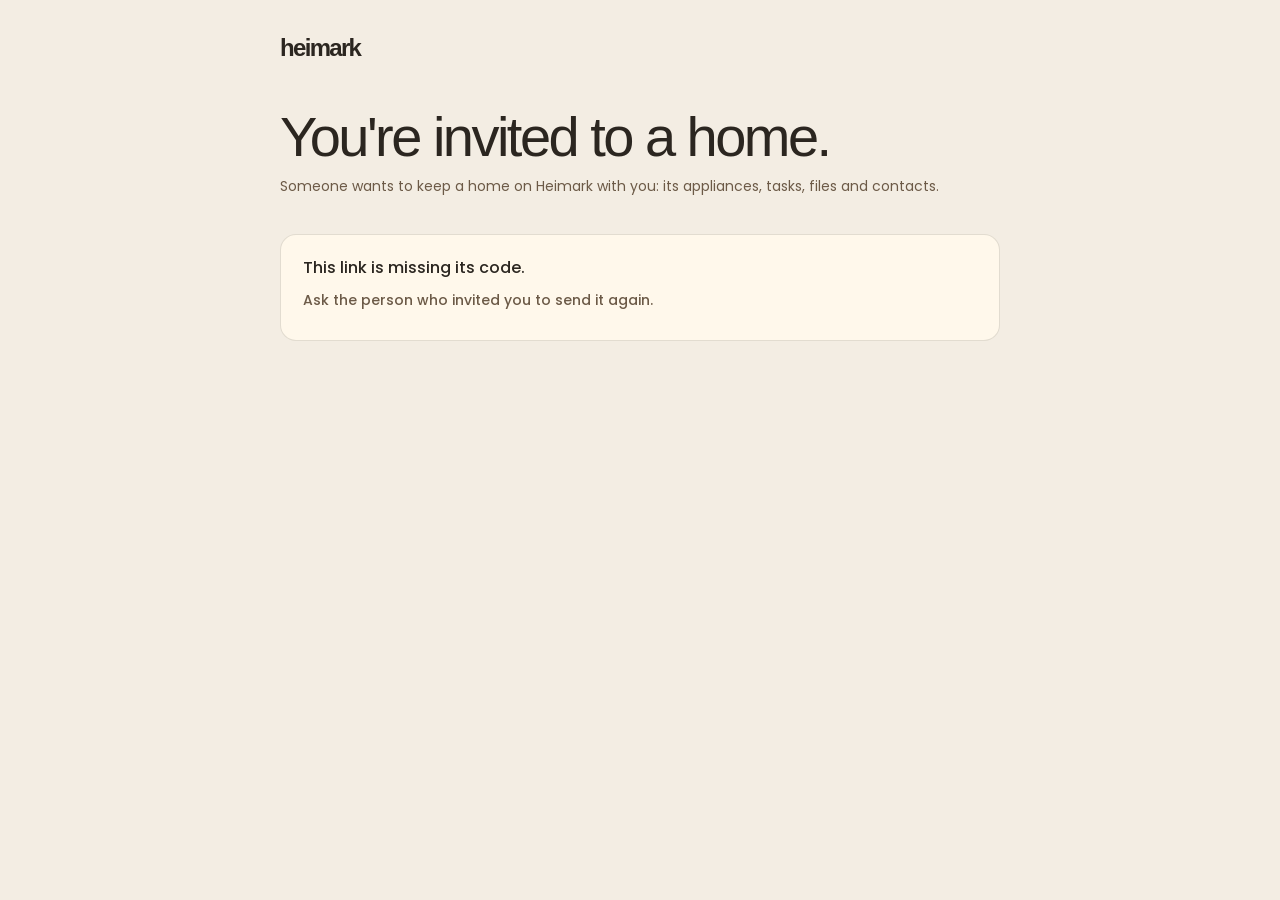
<file: join/index.html>
<!doctype html>
<html lang="en">
<head>
<meta charset="utf-8">
<meta name="viewport" content="width=device-width,initial-scale=1">
<title>You're invited · Heimark</title>
<meta name="description" content="Someone shared a home with you on Heimark.">
<meta name="robots" content="noindex">
<meta property="og:title" content="You're invited to a home on Heimark">
<meta property="og:description" content="Tap to join. Everything about the home, in one place.">
<meta property="og:image" content="https://heimark.app/assets/premise-symbol.png">
<link rel="icon" type="image/png" href="/assets/premise-symbol.png">
<link rel="stylesheet" href="/legal.css?v=2">
<style>
.code{font-family:ui-monospace,Menlo,monospace;font-size:40px;font-weight:700;letter-spacing:.18em;margin:8px 0 4px}
.btn{display:block;text-align:center;background:var(--ink);color:var(--bone);text-decoration:none;font-weight:500;border-radius:999px;padding:15px 20px;margin:12px 0 0}
.btn.ghost{background:transparent;color:var(--ink);border:1px solid var(--line)}
.small{color:var(--ink-2);font-size:14px}
</style>
</head>
<body>
<header><a class="logo" href="/">heimark</a></header>
<main>
<h1>You're invited to a home.</h1>
<p class="meta">Someone wants to keep a home on Heimark with you: its appliances, tasks, files and contacts.</p>

<div class="summary" id="has-code" hidden>
  <p>Your invite code</p>
  <div class="code" id="code"></div>
  <a class="btn" id="open">Open in Heimark</a>
  <a class="btn ghost" href="https://apps.apple.com/us/app/heimark/id6835237127">Get Heimark</a>
  <p class="small" style="margin-top:14px">New to Heimark? Get the app, sign in, then tap your invite link again and it opens right to Join. Or go to Profile → Team &amp; Access → Join with a Code.</p>
  <p class="small"><a id="open-lab">Testing Heimark Lab? Open it there.</a></p>
</div>

<div class="summary" id="no-code" hidden>
  <p>This link is missing its code.</p>
  <p class="small">Ask the person who invited you to send it again.</p>
</div>
</main>
<script>
var c = (new URLSearchParams(location.search).get('code') || '').trim().toUpperCase();
if (/^[A-Z0-9]{6}$/.test(c)) {
  document.getElementById('code').textContent = c;
  document.getElementById('open').href = 'heimark://join?code=' + c;
  document.getElementById('open-lab').href = 'heimarklab://join?code=' + c;
  document.getElementById('has-code').hidden = false;
} else {
  document.getElementById('no-code').hidden = false;
}
</script>
</body>
</html>
</file>
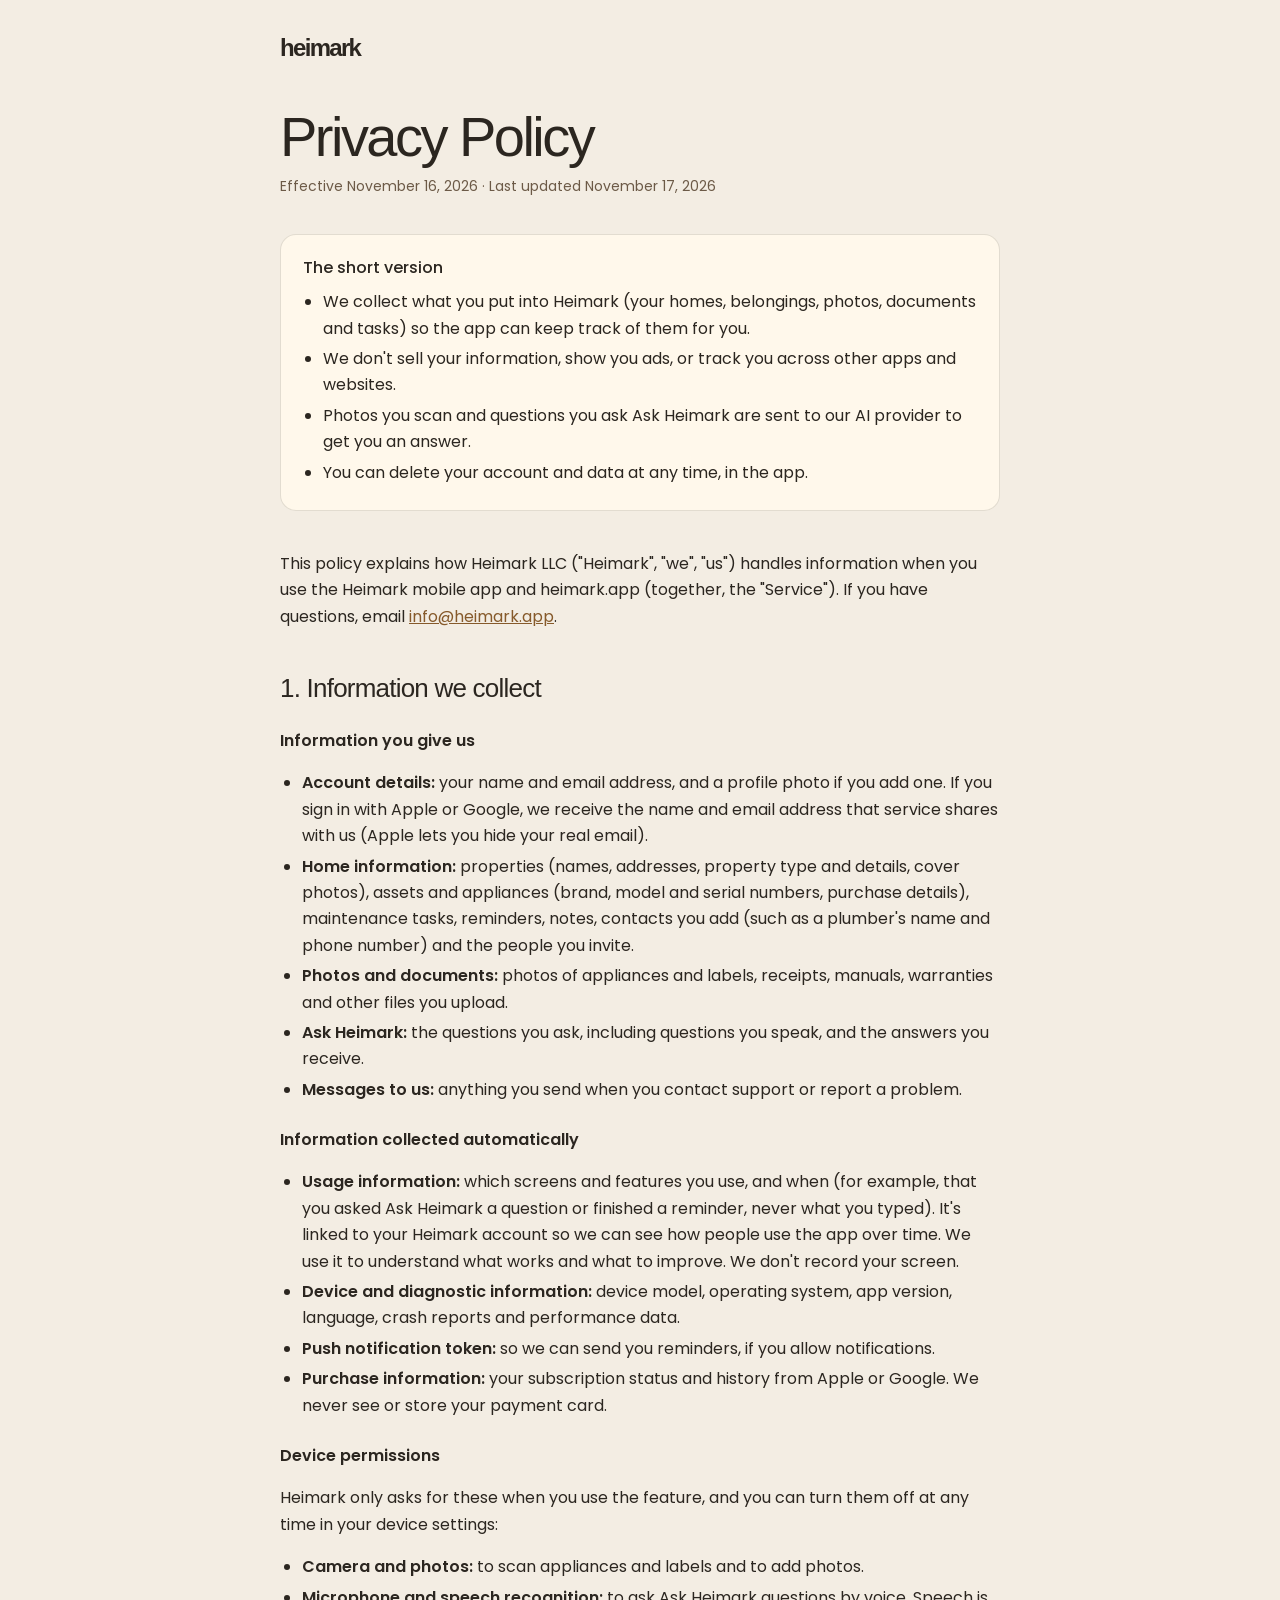
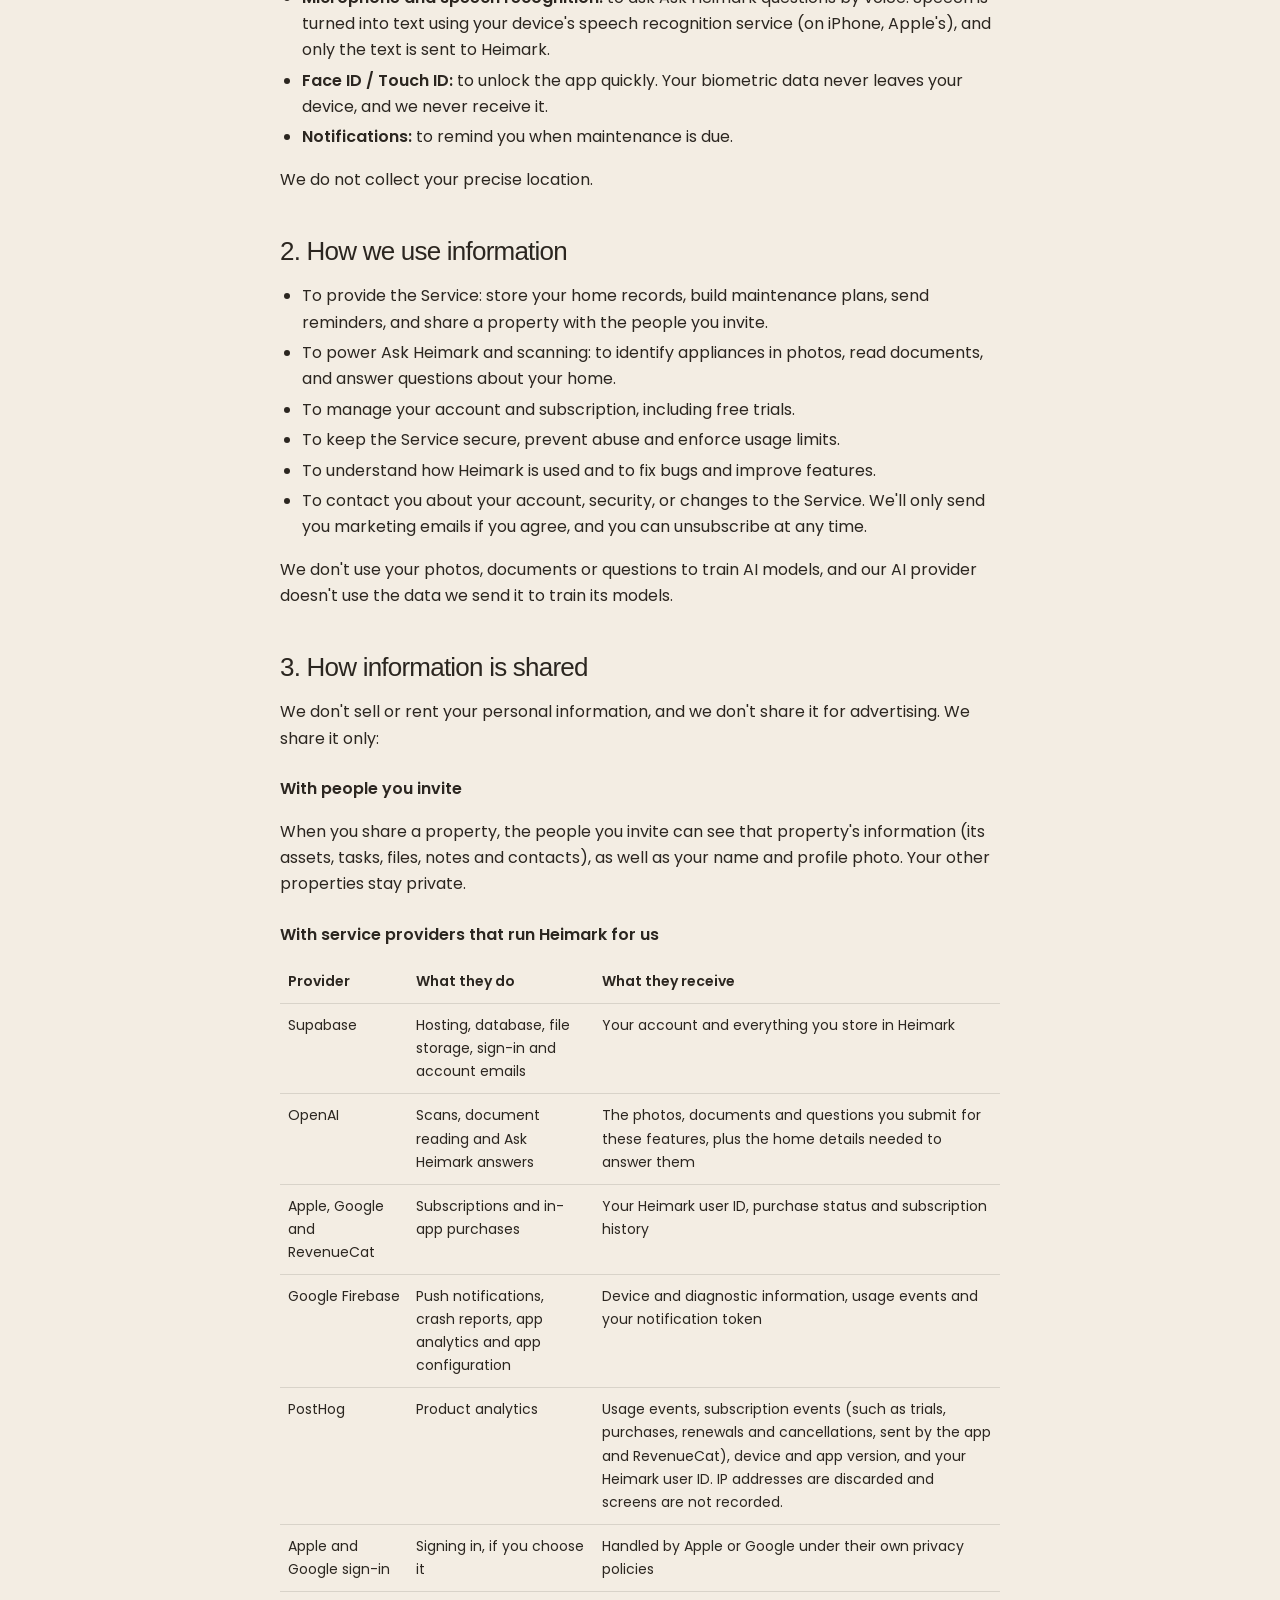
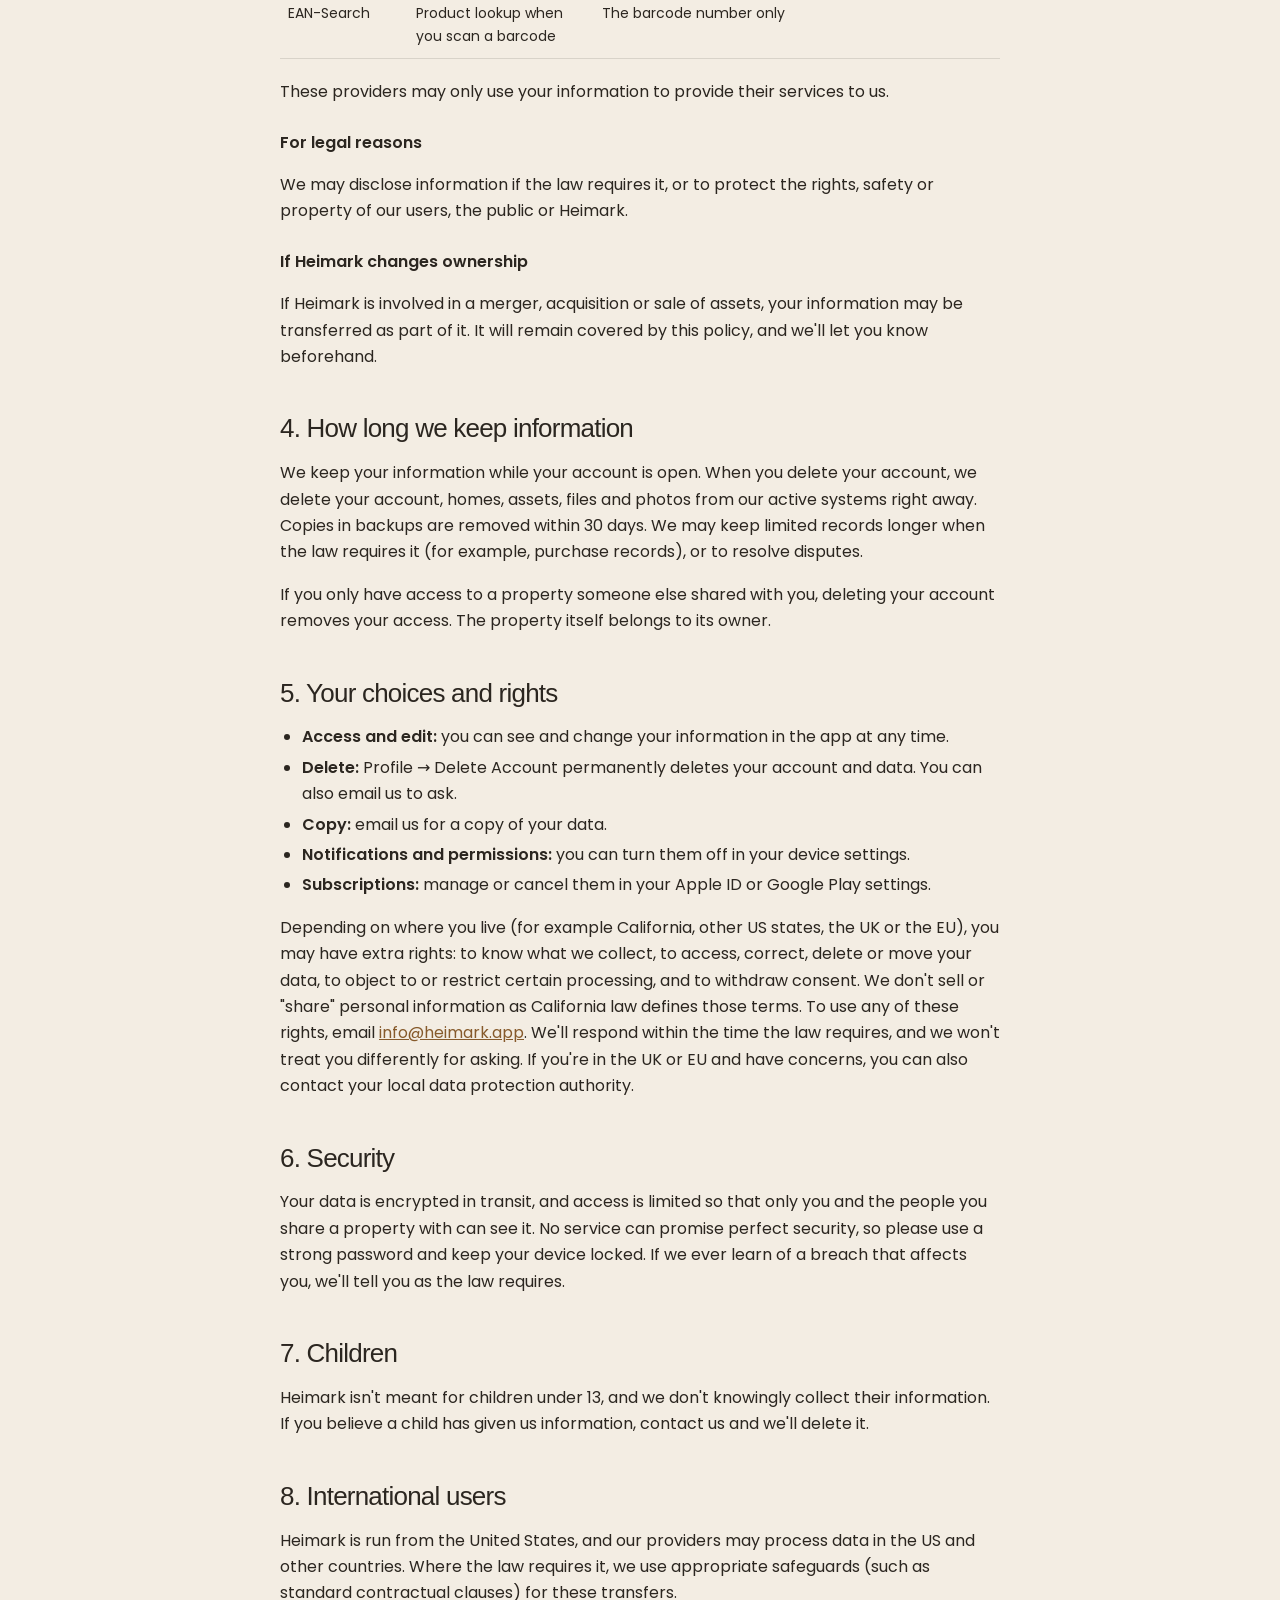
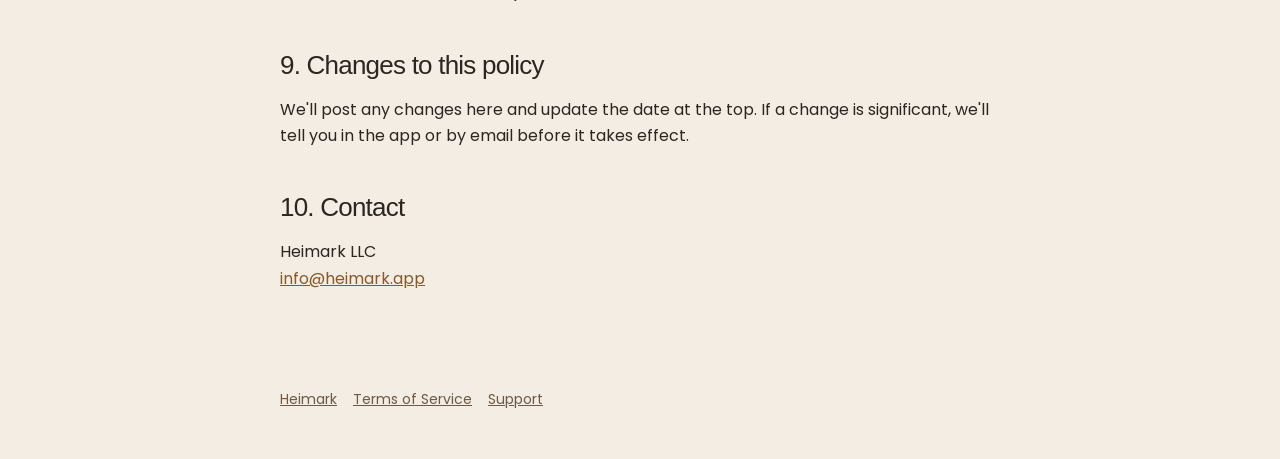
<file: privacy/index.html>
<!doctype html>
<html lang="en">
<head>
<meta charset="utf-8">
<meta name="viewport" content="width=device-width,initial-scale=1">
<title>Privacy Policy · Heimark</title>
<meta name="description" content="How Heimark collects, uses and protects your information.">
<link rel="canonical" href="https://heimark.app/privacy">
<link rel="icon" type="image/png" href="/assets/premise-symbol.png">
<link rel="stylesheet" href="/legal.css?v=2">
</head>
<body>
<header><a class="logo" href="/">heimark</a></header>
<main>
<h1>Privacy Policy</h1>
<p class="meta">Effective November 16, 2026 · Last updated November 17, 2026</p>

<div class="summary">
  <p>The short version</p>
  <ul>
    <li>We collect what you put into Heimark (your homes, belongings, photos, documents and tasks) so the app can keep track of them for you.</li>
    <li>We don't sell your information, show you ads, or track you across other apps and websites.</li>
    <li>Photos you scan and questions you ask Ask Heimark are sent to our AI provider to get you an answer.</li>
    <li>You can delete your account and data at any time, in the app.</li>
  </ul>
</div>

<p>This policy explains how Heimark LLC ("Heimark", "we", "us") handles information when you use the Heimark mobile app and heimark.app (together, the "Service"). If you have questions, email <a href="mailto:info@heimark.app">info@heimark.app</a>.</p>

<h2>1. Information we collect</h2>

<h3>Information you give us</h3>
<ul>
  <li><strong>Account details:</strong> your name and email address, and a profile photo if you add one. If you sign in with Apple or Google, we receive the name and email address that service shares with us (Apple lets you hide your real email).</li>
  <li><strong>Home information:</strong> properties (names, addresses, property type and details, cover photos), assets and appliances (brand, model and serial numbers, purchase details), maintenance tasks, reminders, notes, contacts you add (such as a plumber's name and phone number) and the people you invite.</li>
  <li><strong>Photos and documents:</strong> photos of appliances and labels, receipts, manuals, warranties and other files you upload.</li>
  <li><strong>Ask Heimark:</strong> the questions you ask, including questions you speak, and the answers you receive.</li>
  <li><strong>Messages to us:</strong> anything you send when you contact support or report a problem.</li>
</ul>

<h3>Information collected automatically</h3>
<ul>
  <li><strong>Usage information:</strong> which screens and features you use, and when (for example, that you asked Ask Heimark a question or finished a reminder, never what you typed). It's linked to your Heimark account so we can see how people use the app over time. We use it to understand what works and what to improve. We don't record your screen.</li>
  <li><strong>Device and diagnostic information:</strong> device model, operating system, app version, language, crash reports and performance data.</li>
  <li><strong>Push notification token:</strong> so we can send you reminders, if you allow notifications.</li>
  <li><strong>Purchase information:</strong> your subscription status and history from Apple or Google. We never see or store your payment card.</li>
</ul>

<h3>Device permissions</h3>
<p>Heimark only asks for these when you use the feature, and you can turn them off at any time in your device settings:</p>
<ul>
  <li><strong>Camera and photos:</strong> to scan appliances and labels and to add photos.</li>
  <li><strong>Microphone and speech recognition:</strong> to ask Ask Heimark questions by voice. Speech is turned into text using your device's speech recognition service (on iPhone, Apple's), and only the text is sent to Heimark.</li>
  <li><strong>Face ID / Touch ID:</strong> to unlock the app quickly. Your biometric data never leaves your device, and we never receive it.</li>
  <li><strong>Notifications:</strong> to remind you when maintenance is due.</li>
</ul>
<p>We do not collect your precise location.</p>

<h2>2. How we use information</h2>
<ul>
  <li>To provide the Service: store your home records, build maintenance plans, send reminders, and share a property with the people you invite.</li>
  <li>To power Ask Heimark and scanning: to identify appliances in photos, read documents, and answer questions about your home.</li>
  <li>To manage your account and subscription, including free trials.</li>
  <li>To keep the Service secure, prevent abuse and enforce usage limits.</li>
  <li>To understand how Heimark is used and to fix bugs and improve features.</li>
  <li>To contact you about your account, security, or changes to the Service. We'll only send you marketing emails if you agree, and you can unsubscribe at any time.</li>
</ul>
<p>We don't use your photos, documents or questions to train AI models, and our AI provider doesn't use the data we send it to train its models.</p>

<h2>3. How information is shared</h2>
<p>We don't sell or rent your personal information, and we don't share it for advertising. We share it only:</p>

<h3>With people you invite</h3>
<p>When you share a property, the people you invite can see that property's information (its assets, tasks, files, notes and contacts), as well as your name and profile photo. Your other properties stay private.</p>

<h3>With service providers that run Heimark for us</h3>
<table>
  <tr><th>Provider</th><th>What they do</th><th>What they receive</th></tr>
  <tr><td>Supabase</td><td>Hosting, database, file storage, sign-in and account emails</td><td>Your account and everything you store in Heimark</td></tr>
  <tr><td>OpenAI</td><td>Scans, document reading and Ask Heimark answers</td><td>The photos, documents and questions you submit for these features, plus the home details needed to answer them</td></tr>
  <tr><td>Apple, Google and RevenueCat</td><td>Subscriptions and in-app purchases</td><td>Your Heimark user ID, purchase status and subscription history</td></tr>
  <tr><td>Google Firebase</td><td>Push notifications, crash reports, app analytics and app configuration</td><td>Device and diagnostic information, usage events and your notification token</td></tr>
  <tr><td>PostHog</td><td>Product analytics</td><td>Usage events, subscription events (such as trials, purchases, renewals and cancellations, sent by the app and RevenueCat), device and app version, and your Heimark user ID. IP addresses are discarded and screens are not recorded.</td></tr>
  <tr><td>Apple and Google sign-in</td><td>Signing in, if you choose it</td><td>Handled by Apple or Google under their own privacy policies</td></tr>
  <tr><td>EAN-Search</td><td>Product lookup when you scan a barcode</td><td>The barcode number only</td></tr>
</table>
<p>These providers may only use your information to provide their services to us.</p>

<h3>For legal reasons</h3>
<p>We may disclose information if the law requires it, or to protect the rights, safety or property of our users, the public or Heimark.</p>

<h3>If Heimark changes ownership</h3>
<p>If Heimark is involved in a merger, acquisition or sale of assets, your information may be transferred as part of it. It will remain covered by this policy, and we'll let you know beforehand.</p>

<h2>4. How long we keep information</h2>
<p>We keep your information while your account is open. When you delete your account, we delete your account, homes, assets, files and photos from our active systems right away. Copies in backups are removed within 30 days. We may keep limited records longer when the law requires it (for example, purchase records), or to resolve disputes.</p>
<p>If you only have access to a property someone else shared with you, deleting your account removes your access. The property itself belongs to its owner.</p>

<h2>5. Your choices and rights</h2>
<ul>
  <li><strong>Access and edit:</strong> you can see and change your information in the app at any time.</li>
  <li><strong>Delete:</strong> Profile → Delete Account permanently deletes your account and data. You can also email us to ask.</li>
  <li><strong>Copy:</strong> email us for a copy of your data.</li>
  <li><strong>Notifications and permissions:</strong> you can turn them off in your device settings.</li>
  <li><strong>Subscriptions:</strong> manage or cancel them in your Apple ID or Google Play settings.</li>
</ul>
<p>Depending on where you live (for example California, other US states, the UK or the EU), you may have extra rights: to know what we collect, to access, correct, delete or move your data, to object to or restrict certain processing, and to withdraw consent. We don't sell or "share" personal information as California law defines those terms. To use any of these rights, email <a href="mailto:info@heimark.app">info@heimark.app</a>. We'll respond within the time the law requires, and we won't treat you differently for asking. If you're in the UK or EU and have concerns, you can also contact your local data protection authority.</p>

<h2>6. Security</h2>
<p>Your data is encrypted in transit, and access is limited so that only you and the people you share a property with can see it. No service can promise perfect security, so please use a strong password and keep your device locked. If we ever learn of a breach that affects you, we'll tell you as the law requires.</p>

<h2>7. Children</h2>
<p>Heimark isn't meant for children under 13, and we don't knowingly collect their information. If you believe a child has given us information, contact us and we'll delete it.</p>

<h2>8. International users</h2>
<p>Heimark is run from the United States, and our providers may process data in the US and other countries. Where the law requires it, we use appropriate safeguards (such as standard contractual clauses) for these transfers.</p>

<h2>9. Changes to this policy</h2>
<p>We'll post any changes here and update the date at the top. If a change is significant, we'll tell you in the app or by email before it takes effect.</p>

<h2>10. Contact</h2>
<p>Heimark LLC<br><a href="mailto:info@heimark.app">info@heimark.app</a></p>
</main>
<footer><a href="/">Heimark</a><a href="/terms">Terms of Service</a><a href="/support">Support</a></footer>
</body>
</html>
</file>
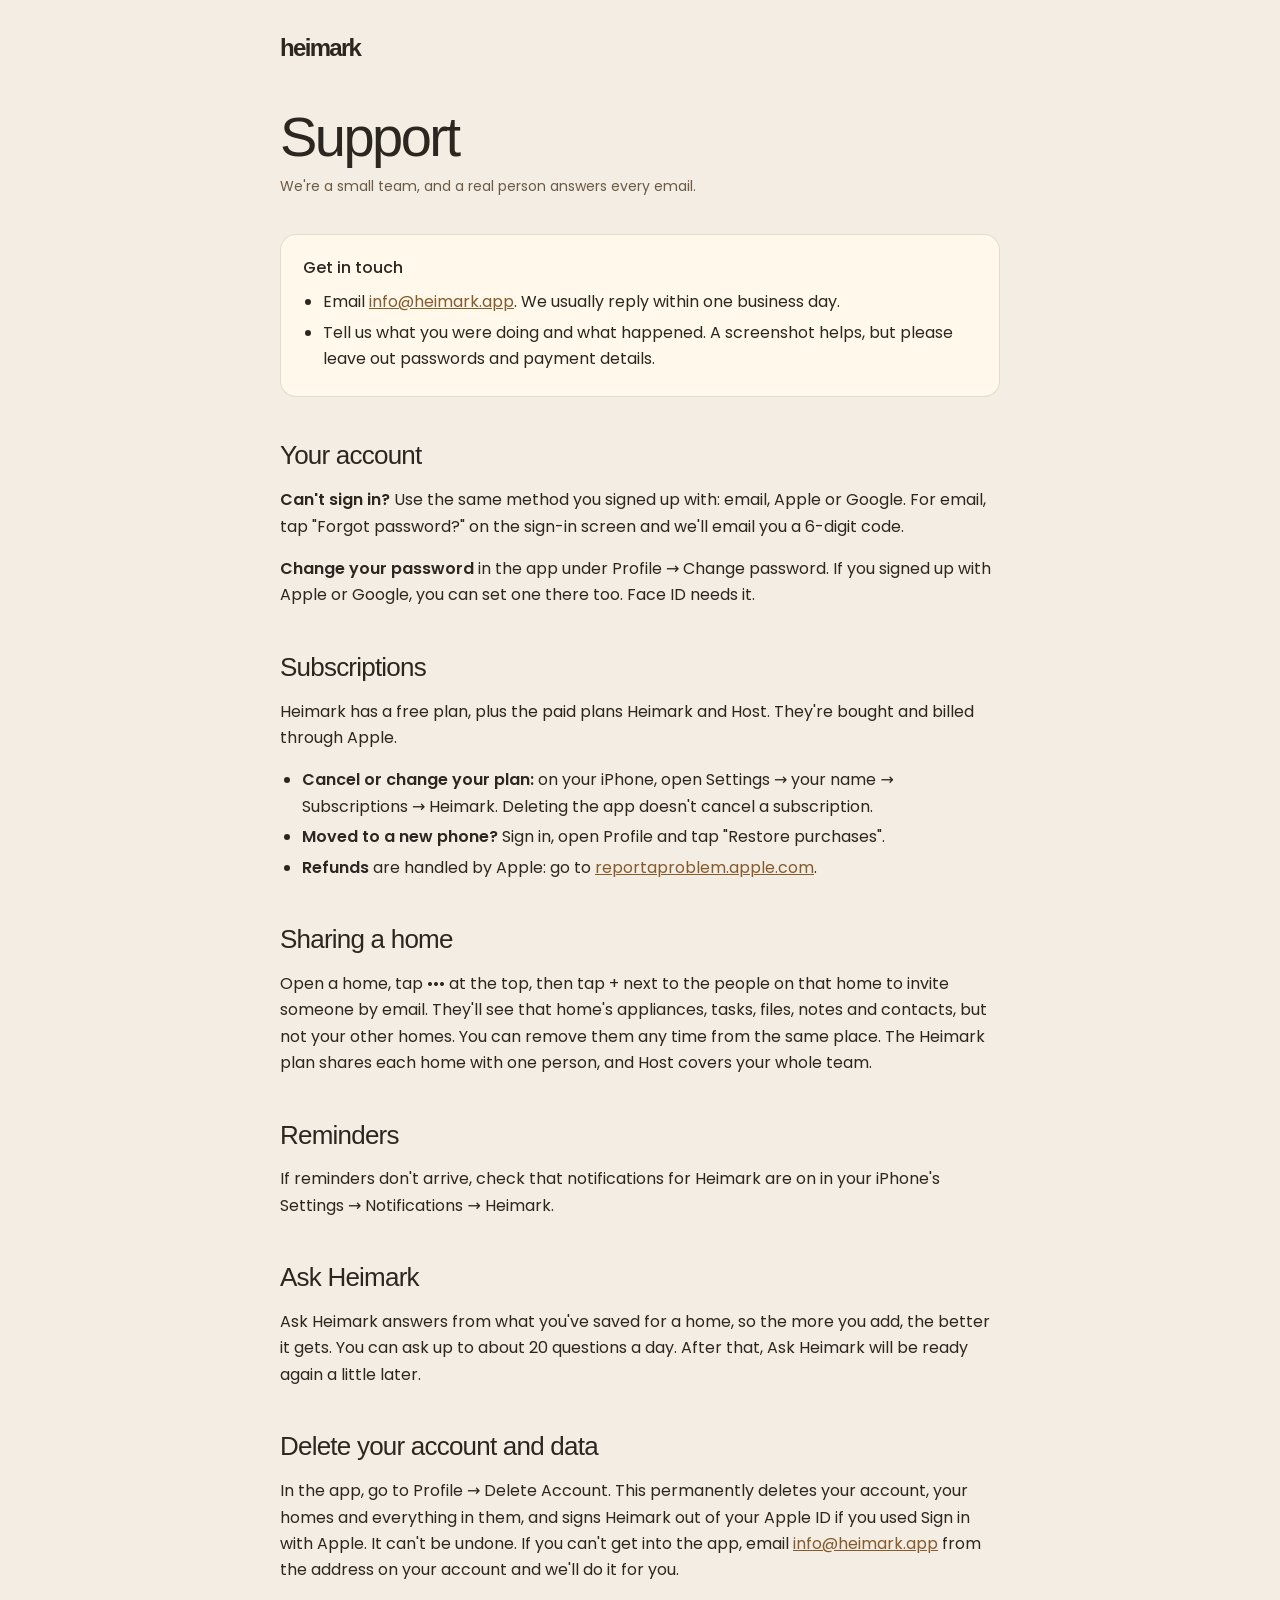
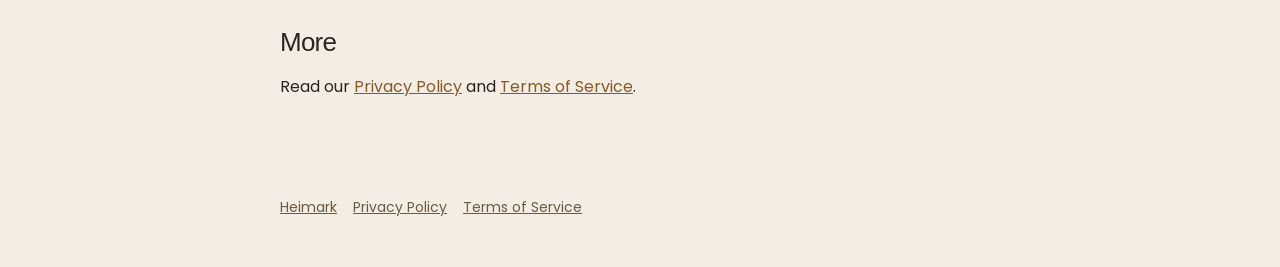
<file: support/index.html>
<!doctype html>
<html lang="en">
<head>
<meta charset="utf-8">
<meta name="viewport" content="width=device-width,initial-scale=1">
<title>Support · Heimark</title>
<meta name="description" content="Help with Heimark: your account, subscriptions, sharing a home and deleting your data.">
<link rel="canonical" href="https://heimark.app/support">
<link rel="icon" type="image/png" href="/assets/premise-symbol.png">
<link rel="stylesheet" href="/legal.css?v=2">
</head>
<body>
<header><a class="logo" href="/">heimark</a></header>
<main>
<h1>Support</h1>
<p class="meta">We're a small team, and a real person answers every email.</p>

<div class="summary">
  <p>Get in touch</p>
  <ul>
    <li>Email <a href="mailto:info@heimark.app">info@heimark.app</a>. We usually reply within one business day.</li>
    <li>Tell us what you were doing and what happened. A screenshot helps, but please leave out passwords and payment details.</li>
  </ul>
</div>

<h2>Your account</h2>
<p><strong>Can't sign in?</strong> Use the same method you signed up with: email, Apple or Google. For email, tap "Forgot password?" on the sign-in screen and we'll email you a 6-digit code.</p>
<p><strong>Change your password</strong> in the app under Profile → Change password. If you signed up with Apple or Google, you can set one there too. Face ID needs it.</p>

<h2>Subscriptions</h2>
<p>Heimark has a free plan, plus the paid plans Heimark and Host. They're bought and billed through Apple.</p>
<ul>
  <li><strong>Cancel or change your plan:</strong> on your iPhone, open Settings → your name → Subscriptions → Heimark. Deleting the app doesn't cancel a subscription.</li>
  <li><strong>Moved to a new phone?</strong> Sign in, open Profile and tap "Restore purchases".</li>
  <li><strong>Refunds</strong> are handled by Apple: go to <a href="https://reportaproblem.apple.com">reportaproblem.apple.com</a>.</li>
</ul>

<h2>Sharing a home</h2>
<p>Open a home, tap ••• at the top, then tap + next to the people on that home to invite someone by email. They'll see that home's appliances, tasks, files, notes and contacts, but not your other homes. You can remove them any time from the same place. The Heimark plan shares each home with one person, and Host covers your whole team.</p>

<h2>Reminders</h2>
<p>If reminders don't arrive, check that notifications for Heimark are on in your iPhone's Settings → Notifications → Heimark.</p>

<h2>Ask Heimark</h2>
<p>Ask Heimark answers from what you've saved for a home, so the more you add, the better it gets. You can ask up to about 20 questions a day. After that, Ask Heimark will be ready again a little later.</p>

<h2>Delete your account and data</h2>
<p>In the app, go to Profile → Delete Account. This permanently deletes your account, your homes and everything in them, and signs Heimark out of your Apple ID if you used Sign in with Apple. It can't be undone. If you can't get into the app, email <a href="mailto:info@heimark.app">info@heimark.app</a> from the address on your account and we'll do it for you.</p>

<h2>More</h2>
<p>Read our <a href="/privacy">Privacy Policy</a> and <a href="/terms">Terms of Service</a>.</p>
</main>
<footer><a href="/">Heimark</a><a href="/privacy">Privacy Policy</a><a href="/terms">Terms of Service</a></footer>
</body>
</html>
</file>
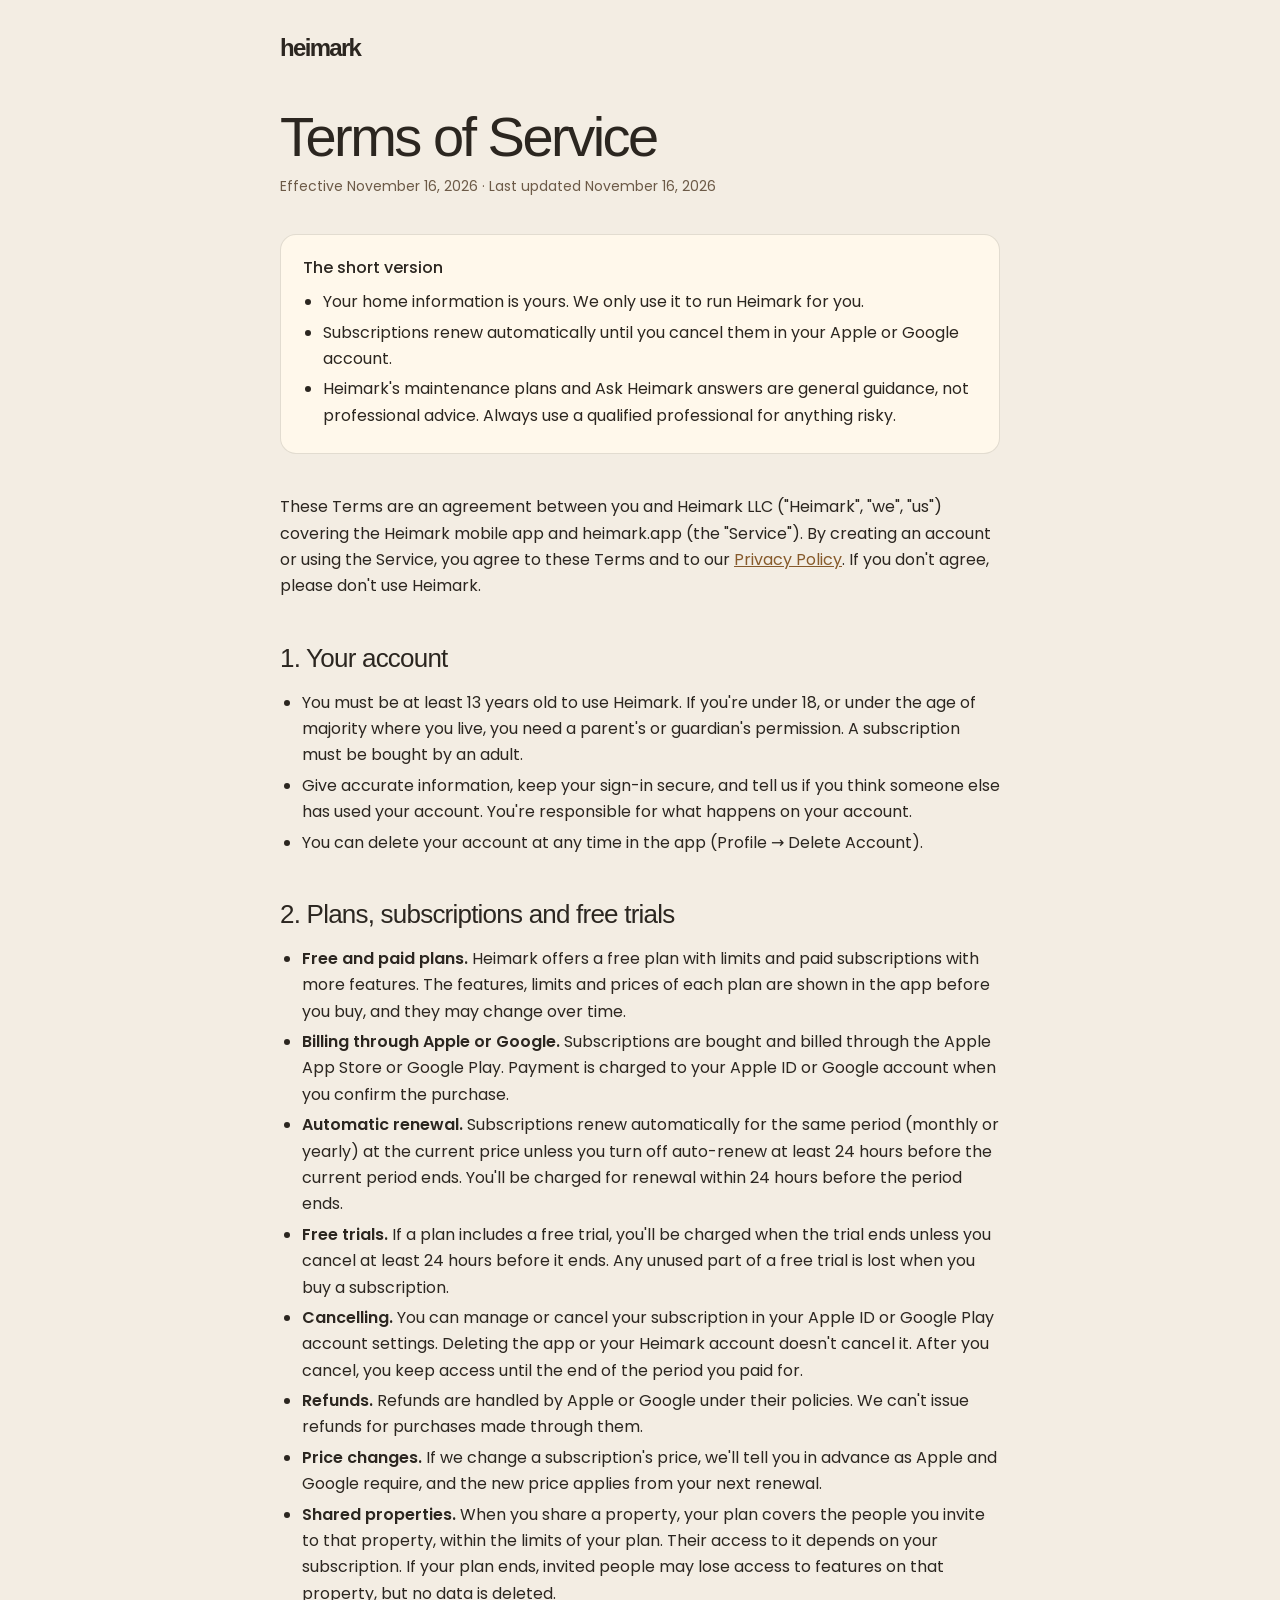
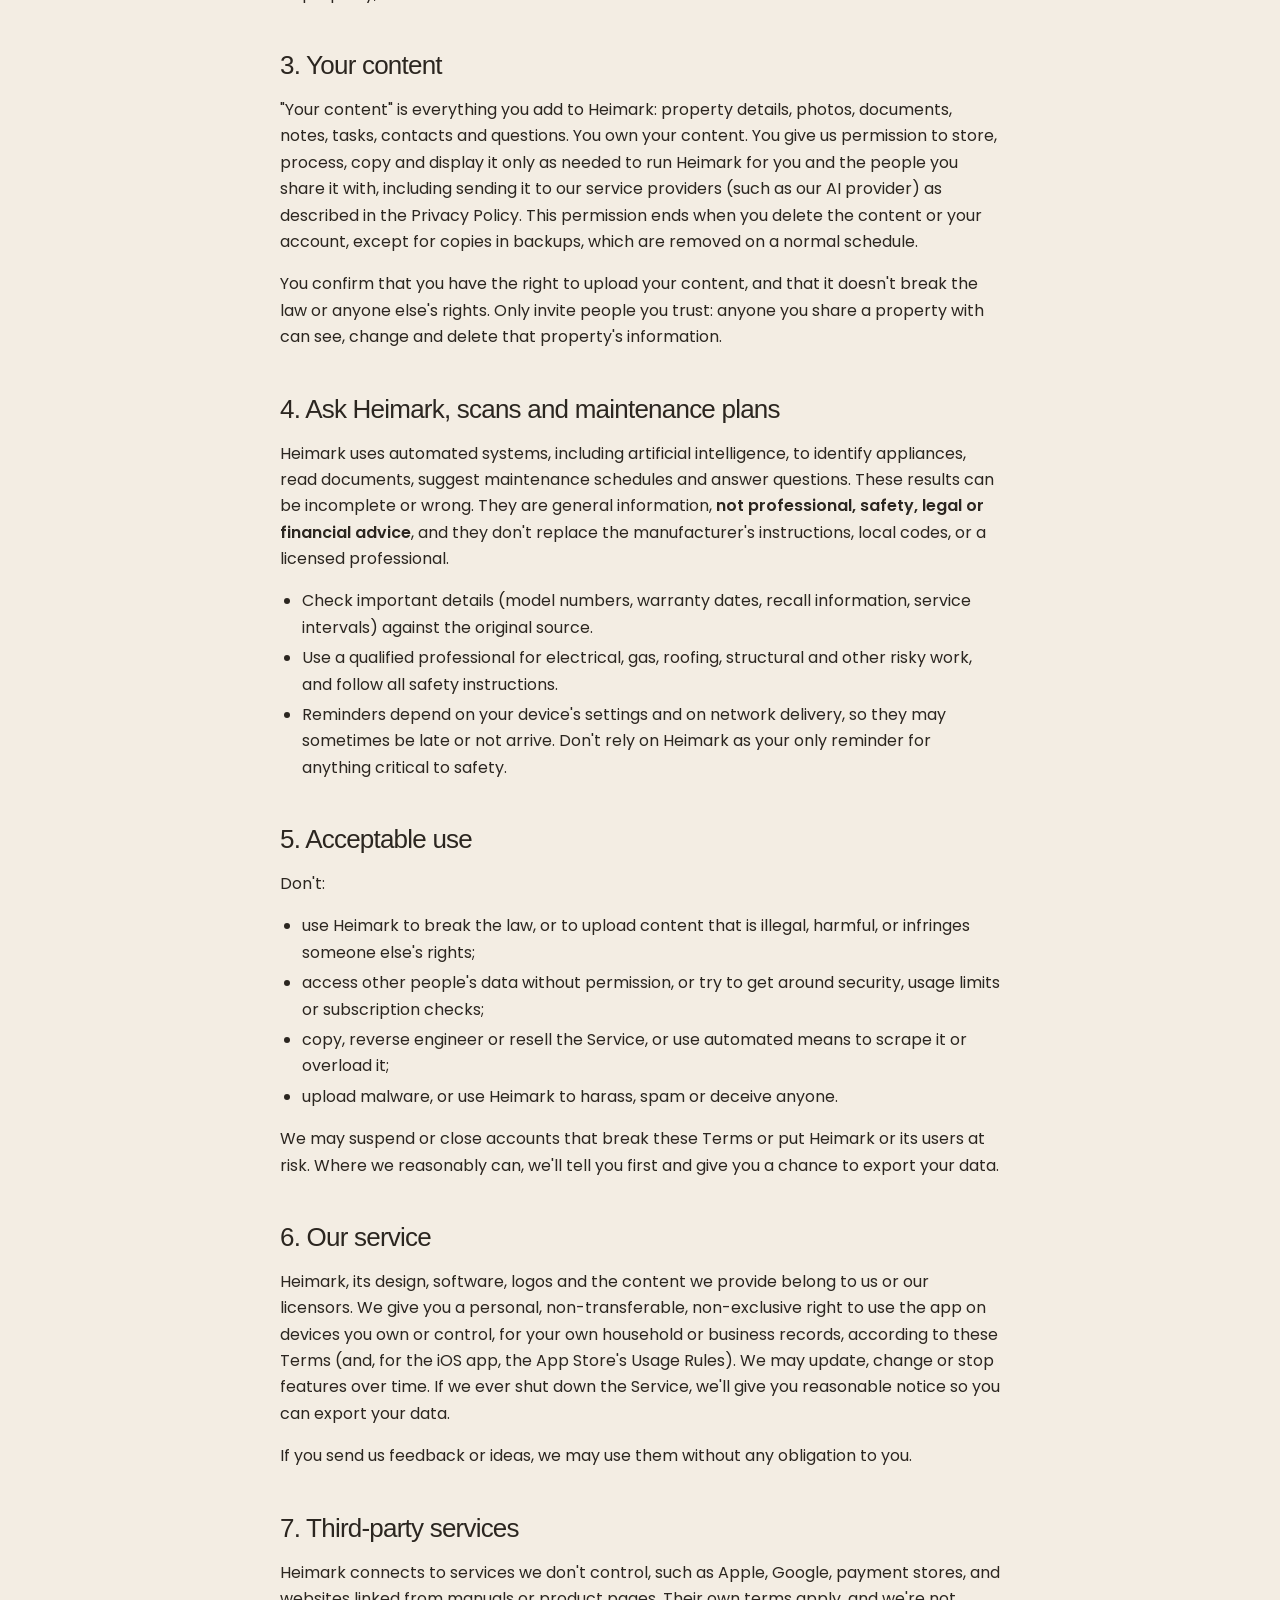
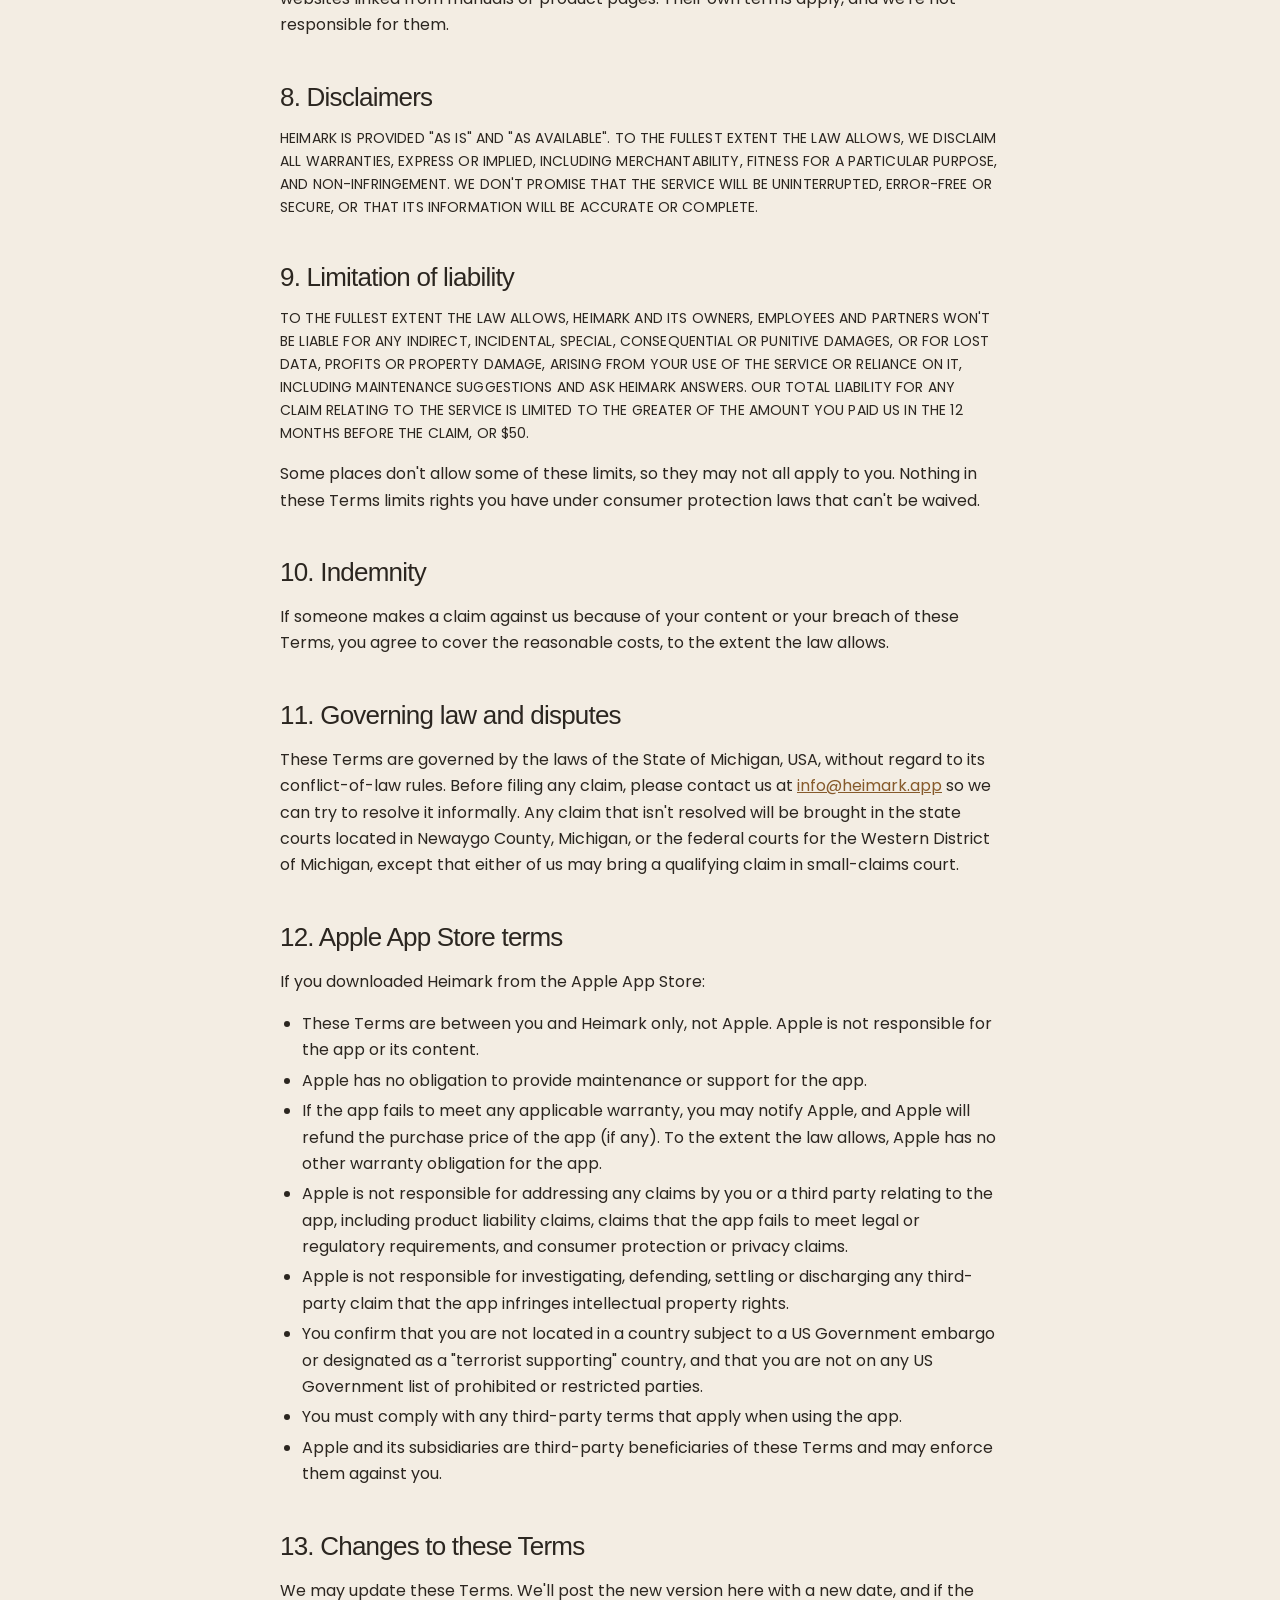
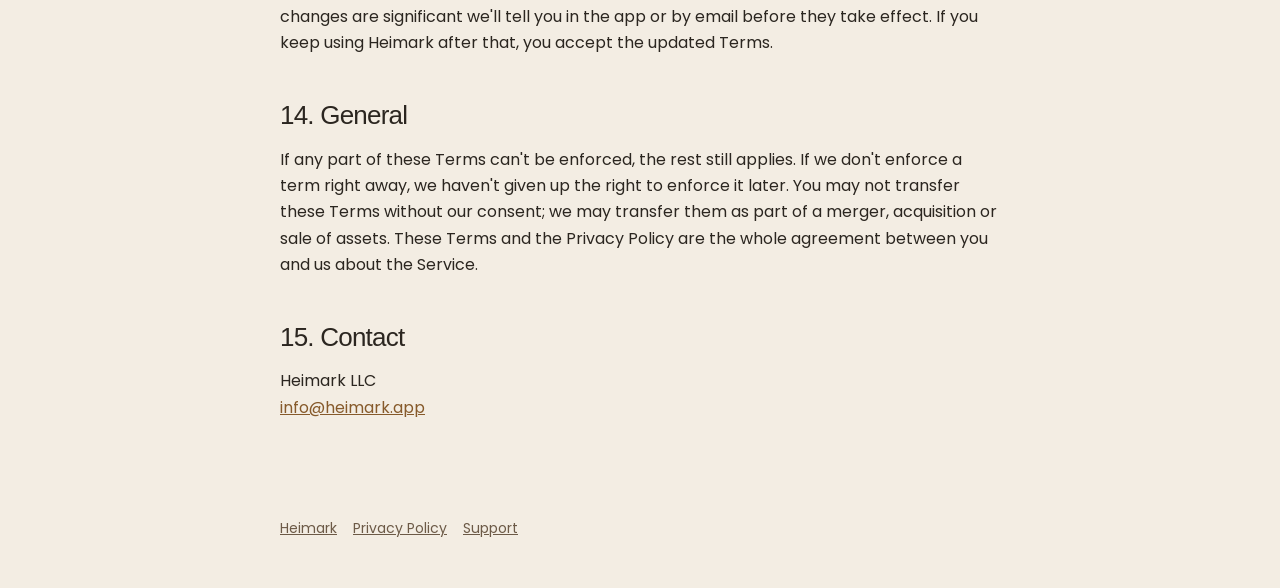
<file: terms/index.html>
<!doctype html>
<html lang="en">
<head>
<meta charset="utf-8">
<meta name="viewport" content="width=device-width,initial-scale=1">
<title>Terms of Service · Heimark</title>
<meta name="description" content="The terms for using Heimark.">
<link rel="canonical" href="https://heimark.app/terms">
<link rel="icon" type="image/png" href="/assets/premise-symbol.png">
<link rel="stylesheet" href="/legal.css?v=2">
</head>
<body>
<header><a class="logo" href="/">heimark</a></header>
<main>
<h1>Terms of Service</h1>
<p class="meta">Effective November 16, 2026 · Last updated November 16, 2026</p>

<div class="summary">
  <p>The short version</p>
  <ul>
    <li>Your home information is yours. We only use it to run Heimark for you.</li>
    <li>Subscriptions renew automatically until you cancel them in your Apple or Google account.</li>
    <li>Heimark's maintenance plans and Ask Heimark answers are general guidance, not professional advice. Always use a qualified professional for anything risky.</li>
  </ul>
</div>

<p>These Terms are an agreement between you and Heimark LLC ("Heimark", "we", "us") covering the Heimark mobile app and heimark.app (the "Service"). By creating an account or using the Service, you agree to these Terms and to our <a href="/privacy">Privacy Policy</a>. If you don't agree, please don't use Heimark.</p>

<h2>1. Your account</h2>
<ul>
  <li>You must be at least 13 years old to use Heimark. If you're under 18, or under the age of majority where you live, you need a parent's or guardian's permission. A subscription must be bought by an adult.</li>
  <li>Give accurate information, keep your sign-in secure, and tell us if you think someone else has used your account. You're responsible for what happens on your account.</li>
  <li>You can delete your account at any time in the app (Profile → Delete Account).</li>
</ul>

<h2>2. Plans, subscriptions and free trials</h2>
<ul>
  <li><strong>Free and paid plans.</strong> Heimark offers a free plan with limits and paid subscriptions with more features. The features, limits and prices of each plan are shown in the app before you buy, and they may change over time.</li>
  <li><strong>Billing through Apple or Google.</strong> Subscriptions are bought and billed through the Apple App Store or Google Play. Payment is charged to your Apple ID or Google account when you confirm the purchase.</li>
  <li><strong>Automatic renewal.</strong> Subscriptions renew automatically for the same period (monthly or yearly) at the current price unless you turn off auto-renew at least 24 hours before the current period ends. You'll be charged for renewal within 24 hours before the period ends.</li>
  <li><strong>Free trials.</strong> If a plan includes a free trial, you'll be charged when the trial ends unless you cancel at least 24 hours before it ends. Any unused part of a free trial is lost when you buy a subscription.</li>
  <li><strong>Cancelling.</strong> You can manage or cancel your subscription in your Apple ID or Google Play account settings. Deleting the app or your Heimark account doesn't cancel it. After you cancel, you keep access until the end of the period you paid for.</li>
  <li><strong>Refunds.</strong> Refunds are handled by Apple or Google under their policies. We can't issue refunds for purchases made through them.</li>
  <li><strong>Price changes.</strong> If we change a subscription's price, we'll tell you in advance as Apple and Google require, and the new price applies from your next renewal.</li>
  <li><strong>Shared properties.</strong> When you share a property, your plan covers the people you invite to that property, within the limits of your plan. Their access to it depends on your subscription. If your plan ends, invited people may lose access to features on that property, but no data is deleted.</li>
</ul>

<h2>3. Your content</h2>
<p>"Your content" is everything you add to Heimark: property details, photos, documents, notes, tasks, contacts and questions. You own your content. You give us permission to store, process, copy and display it only as needed to run Heimark for you and the people you share it with, including sending it to our service providers (such as our AI provider) as described in the Privacy Policy. This permission ends when you delete the content or your account, except for copies in backups, which are removed on a normal schedule.</p>
<p>You confirm that you have the right to upload your content, and that it doesn't break the law or anyone else's rights. Only invite people you trust: anyone you share a property with can see, change and delete that property's information.</p>

<h2>4. Ask Heimark, scans and maintenance plans</h2>
<p>Heimark uses automated systems, including artificial intelligence, to identify appliances, read documents, suggest maintenance schedules and answer questions. These results can be incomplete or wrong. They are general information, <strong>not professional, safety, legal or financial advice</strong>, and they don't replace the manufacturer's instructions, local codes, or a licensed professional.</p>
<ul>
  <li>Check important details (model numbers, warranty dates, recall information, service intervals) against the original source.</li>
  <li>Use a qualified professional for electrical, gas, roofing, structural and other risky work, and follow all safety instructions.</li>
  <li>Reminders depend on your device's settings and on network delivery, so they may sometimes be late or not arrive. Don't rely on Heimark as your only reminder for anything critical to safety.</li>
</ul>

<h2>5. Acceptable use</h2>
<p>Don't:</p>
<ul>
  <li>use Heimark to break the law, or to upload content that is illegal, harmful, or infringes someone else's rights;</li>
  <li>access other people's data without permission, or try to get around security, usage limits or subscription checks;</li>
  <li>copy, reverse engineer or resell the Service, or use automated means to scrape it or overload it;</li>
  <li>upload malware, or use Heimark to harass, spam or deceive anyone.</li>
</ul>
<p>We may suspend or close accounts that break these Terms or put Heimark or its users at risk. Where we reasonably can, we'll tell you first and give you a chance to export your data.</p>

<h2>6. Our service</h2>
<p>Heimark, its design, software, logos and the content we provide belong to us or our licensors. We give you a personal, non-transferable, non-exclusive right to use the app on devices you own or control, for your own household or business records, according to these Terms (and, for the iOS app, the App Store's Usage Rules). We may update, change or stop features over time. If we ever shut down the Service, we'll give you reasonable notice so you can export your data.</p>
<p>If you send us feedback or ideas, we may use them without any obligation to you.</p>

<h2>7. Third-party services</h2>
<p>Heimark connects to services we don't control, such as Apple, Google, payment stores, and websites linked from manuals or product pages. Their own terms apply, and we're not responsible for them.</p>

<h2>8. Disclaimers</h2>
<p class="caps">Heimark is provided "as is" and "as available". To the fullest extent the law allows, we disclaim all warranties, express or implied, including merchantability, fitness for a particular purpose, and non-infringement. We don't promise that the Service will be uninterrupted, error-free or secure, or that its information will be accurate or complete.</p>

<h2>9. Limitation of liability</h2>
<p class="caps">To the fullest extent the law allows, Heimark and its owners, employees and partners won't be liable for any indirect, incidental, special, consequential or punitive damages, or for lost data, profits or property damage, arising from your use of the Service or reliance on it, including maintenance suggestions and Ask Heimark answers. Our total liability for any claim relating to the Service is limited to the greater of the amount you paid us in the 12 months before the claim, or $50.</p>
<p>Some places don't allow some of these limits, so they may not all apply to you. Nothing in these Terms limits rights you have under consumer protection laws that can't be waived.</p>

<h2>10. Indemnity</h2>
<p>If someone makes a claim against us because of your content or your breach of these Terms, you agree to cover the reasonable costs, to the extent the law allows.</p>

<h2>11. Governing law and disputes</h2>
<p>These Terms are governed by the laws of the State of Michigan, USA, without regard to its conflict-of-law rules. Before filing any claim, please contact us at <a href="mailto:info@heimark.app">info@heimark.app</a> so we can try to resolve it informally. Any claim that isn't resolved will be brought in the state courts located in Newaygo County, Michigan, or the federal courts for the Western District of Michigan, except that either of us may bring a qualifying claim in small-claims court.</p>

<h2>12. Apple App Store terms</h2>
<p>If you downloaded Heimark from the Apple App Store:</p>
<ul>
  <li>These Terms are between you and Heimark only, not Apple. Apple is not responsible for the app or its content.</li>
  <li>Apple has no obligation to provide maintenance or support for the app.</li>
  <li>If the app fails to meet any applicable warranty, you may notify Apple, and Apple will refund the purchase price of the app (if any). To the extent the law allows, Apple has no other warranty obligation for the app.</li>
  <li>Apple is not responsible for addressing any claims by you or a third party relating to the app, including product liability claims, claims that the app fails to meet legal or regulatory requirements, and consumer protection or privacy claims.</li>
  <li>Apple is not responsible for investigating, defending, settling or discharging any third-party claim that the app infringes intellectual property rights.</li>
  <li>You confirm that you are not located in a country subject to a US Government embargo or designated as a "terrorist supporting" country, and that you are not on any US Government list of prohibited or restricted parties.</li>
  <li>You must comply with any third-party terms that apply when using the app.</li>
  <li>Apple and its subsidiaries are third-party beneficiaries of these Terms and may enforce them against you.</li>
</ul>

<h2>13. Changes to these Terms</h2>
<p>We may update these Terms. We'll post the new version here with a new date, and if the changes are significant we'll tell you in the app or by email before they take effect. If you keep using Heimark after that, you accept the updated Terms.</p>

<h2>14. General</h2>
<p>If any part of these Terms can't be enforced, the rest still applies. If we don't enforce a term right away, we haven't given up the right to enforce it later. You may not transfer these Terms without our consent; we may transfer them as part of a merger, acquisition or sale of assets. These Terms and the Privacy Policy are the whole agreement between you and us about the Service.</p>

<h2>15. Contact</h2>
<p>Heimark LLC<br><a href="mailto:info@heimark.app">info@heimark.app</a></p>
</main>
<footer><a href="/">Heimark</a><a href="/privacy">Privacy Policy</a><a href="/support">Support</a></footer>
</body>
</html>
</file>
<file: legal.css>
@font-face{font-family:'AppUI';src:url(/assets/poppins-400.woff2) format('woff2');font-weight:400;font-display:swap}
@font-face{font-family:'AppUI';src:url(/assets/poppins-500.woff2) format('woff2');font-weight:500;font-display:swap}
@font-face{font-family:'AppUI';src:url(/assets/poppins-600.woff2) format('woff2');font-weight:600;font-display:swap}
:root{
  --cream:#f3ede3; --bone:#fff8eb; --ink:#2b2620; --ink-2:#6c5a47; --line:#2b262022; --accent:#865a2b;
  --display:"Helvetica Neue",Helvetica,Arial,sans-serif; --ui:'AppUI',system-ui,sans-serif;
}
*{box-sizing:border-box}
body{margin:0;background:var(--cream);color:var(--ink);font-family:var(--ui);font-size:16px;line-height:1.65;-webkit-font-smoothing:antialiased}
header{max-width:760px;margin:0 auto;padding:28px 20px 0}
.logo{font-family:var(--display);font-weight:700;font-size:24px;letter-spacing:-.07em;color:var(--ink);text-decoration:none}
main{max-width:760px;margin:0 auto;padding:40px 20px 80px}
h1{font-family:var(--display);font-weight:500;letter-spacing:-.045em;font-size:clamp(36px,6vw,56px);line-height:1.02;margin:0 0 10px}
.meta{color:var(--ink-2);font-size:14px;margin:0 0 36px}
.summary{background:var(--bone);border:1px solid var(--line);border-radius:16px;padding:20px 22px;margin:0 0 40px}
.summary p{margin:0 0 8px;font-weight:500}
.summary ul{margin:0;padding-left:20px}
h2{font-family:var(--display);font-weight:500;letter-spacing:-.03em;font-size:26px;line-height:1.15;margin:44px 0 12px}
h3{font-size:16px;font-weight:600;margin:24px 0 6px}
p,li{color:var(--ink)}
ul{padding-left:22px}
li{margin:4px 0}
a{color:var(--accent)}
table{width:100%;border-collapse:collapse;font-size:14px;margin:12px 0 20px}
th,td{text-align:left;vertical-align:top;padding:10px 8px;border-bottom:1px solid var(--line)}
th{font-weight:600}
.caps{text-transform:uppercase;font-size:14px;letter-spacing:.01em}
footer{max-width:760px;margin:0 auto;padding:0 20px 48px;color:var(--ink-2);font-size:14px}
footer a{color:var(--ink-2);margin-right:16px}
@media (max-width:560px){table{display:block;overflow-x:auto}}
</file>
